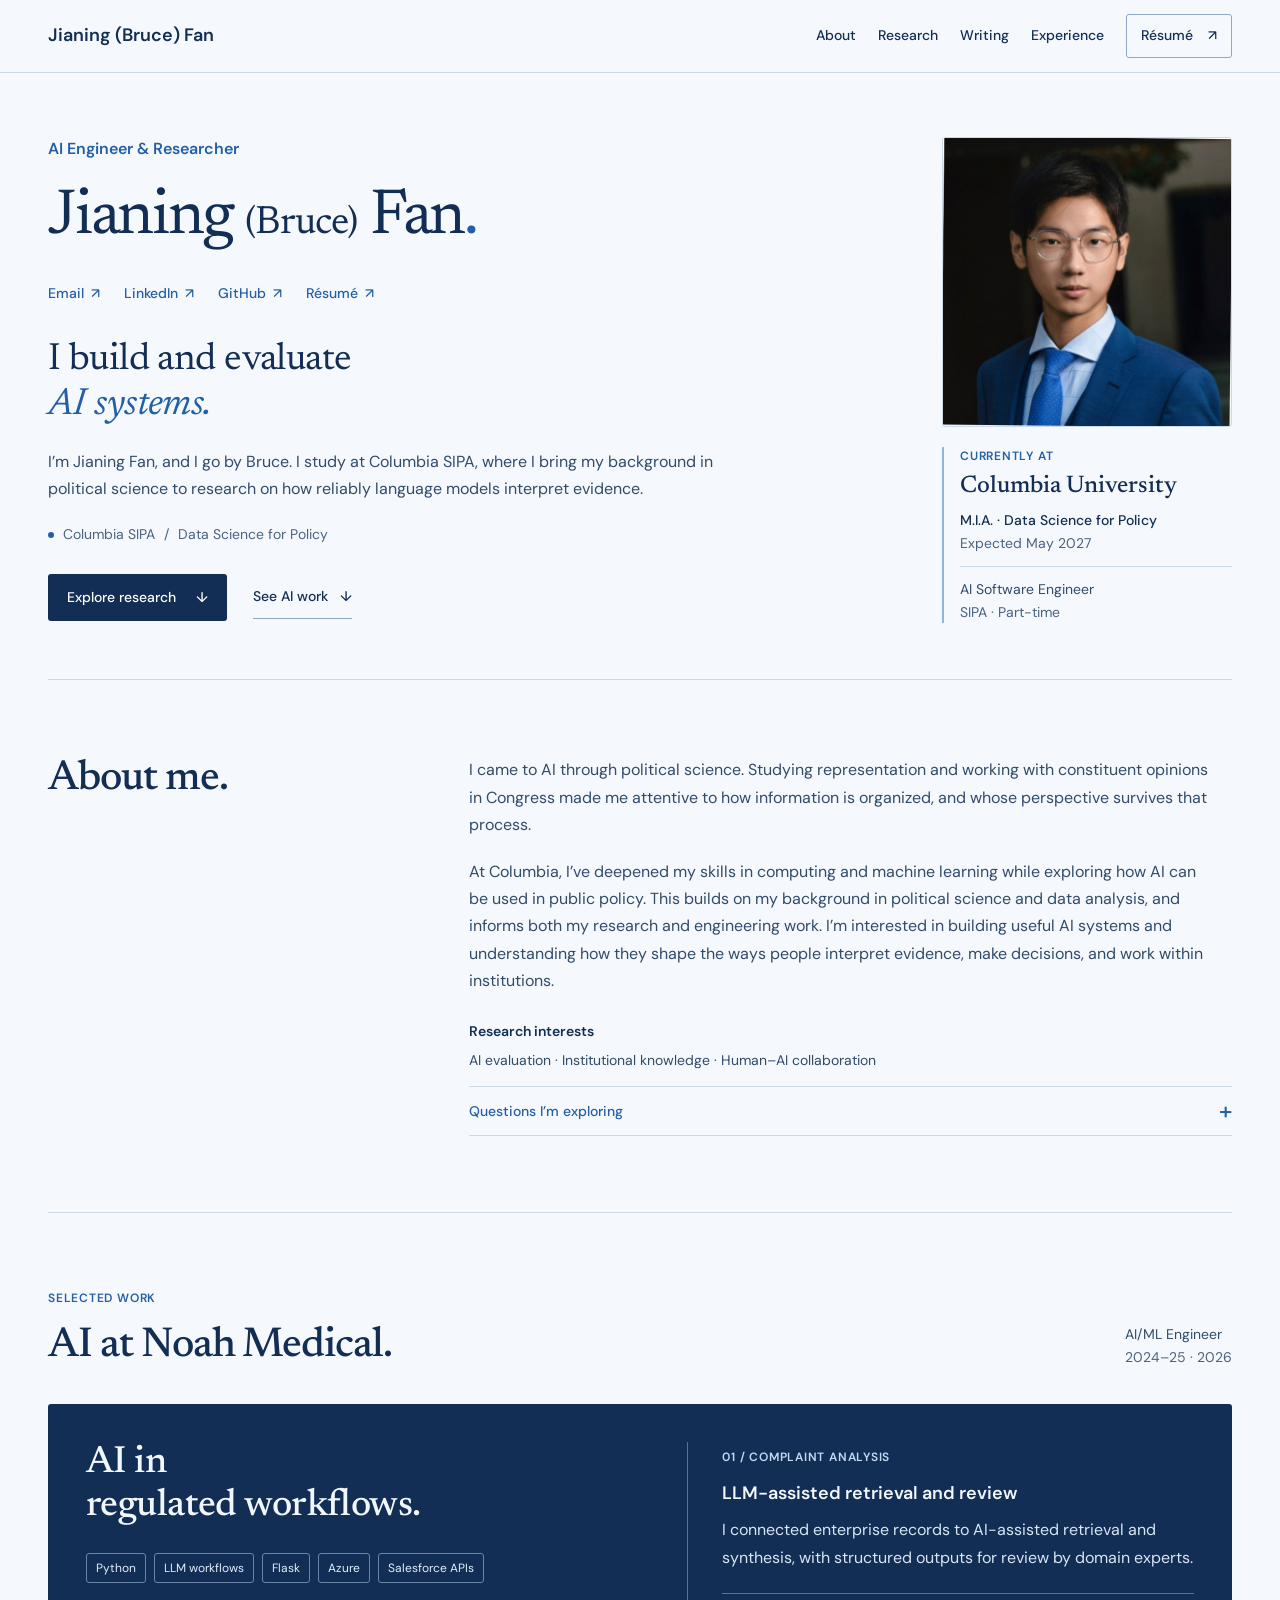
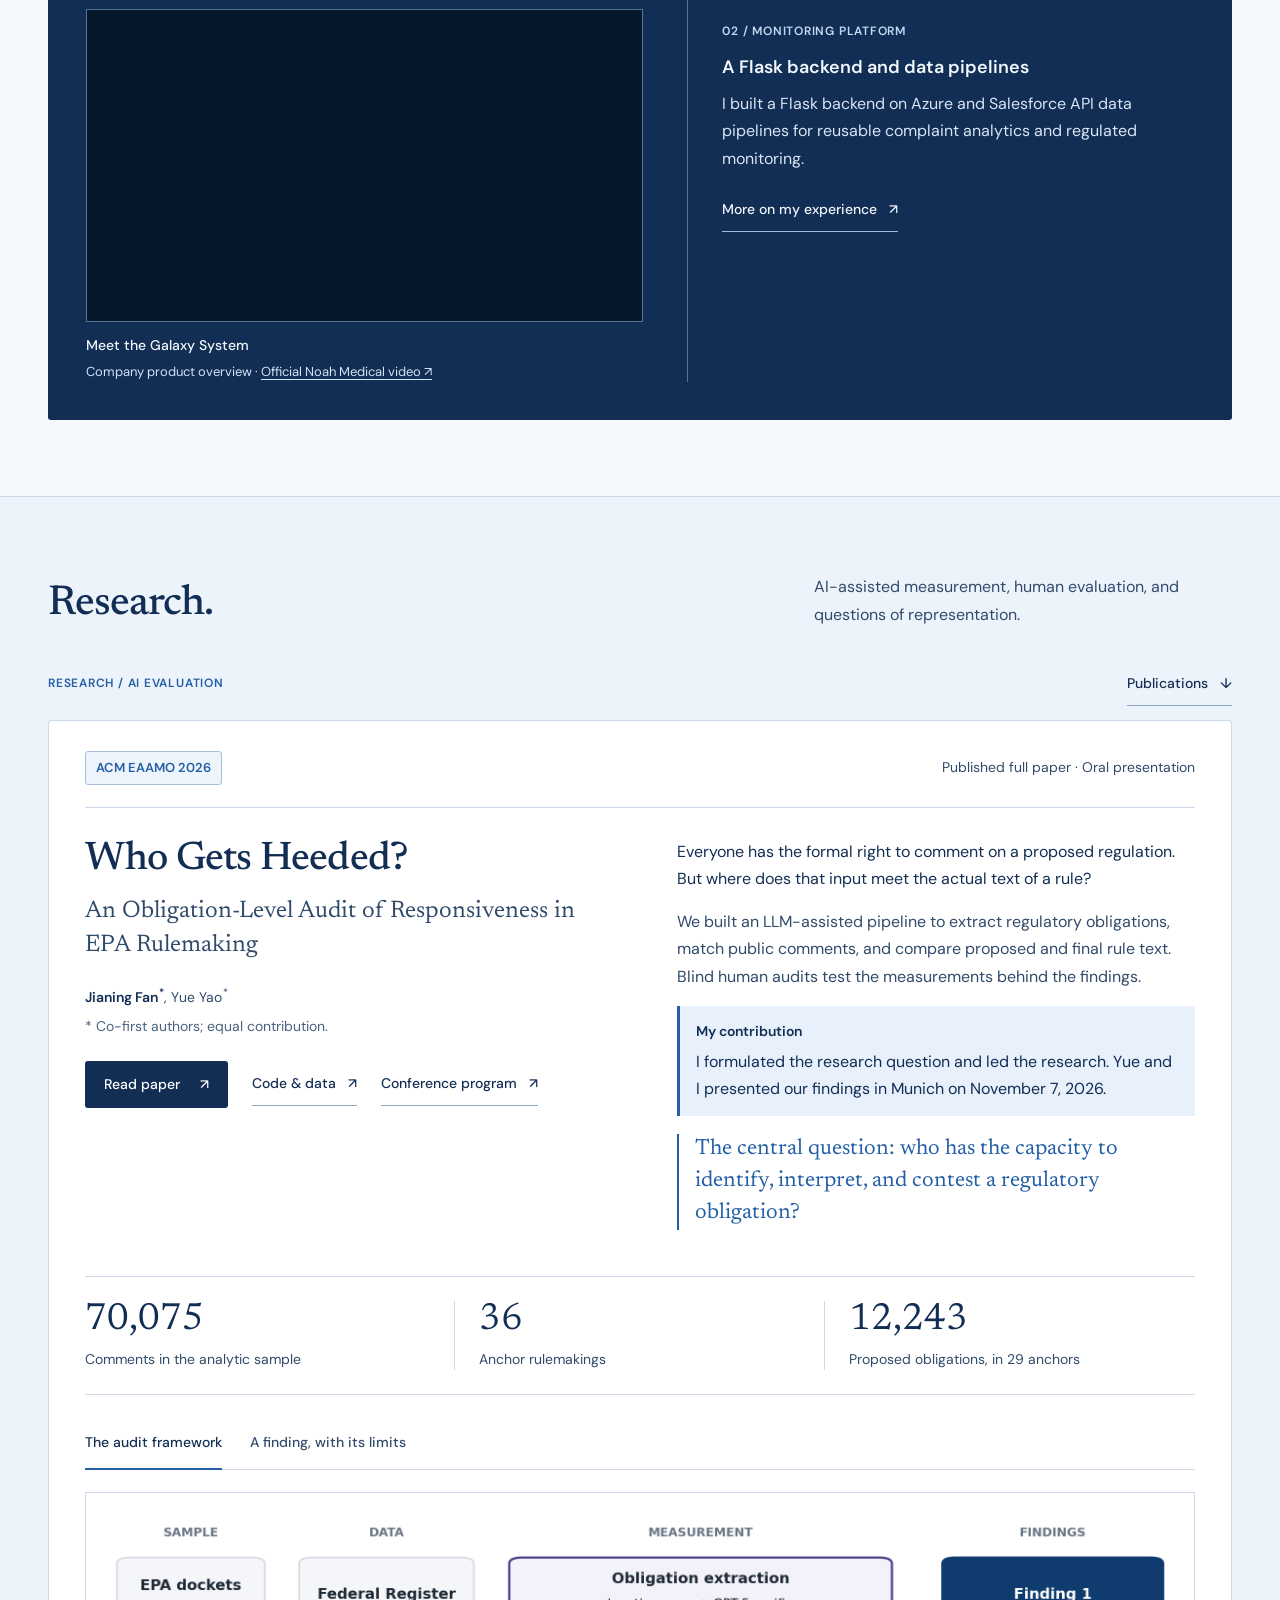
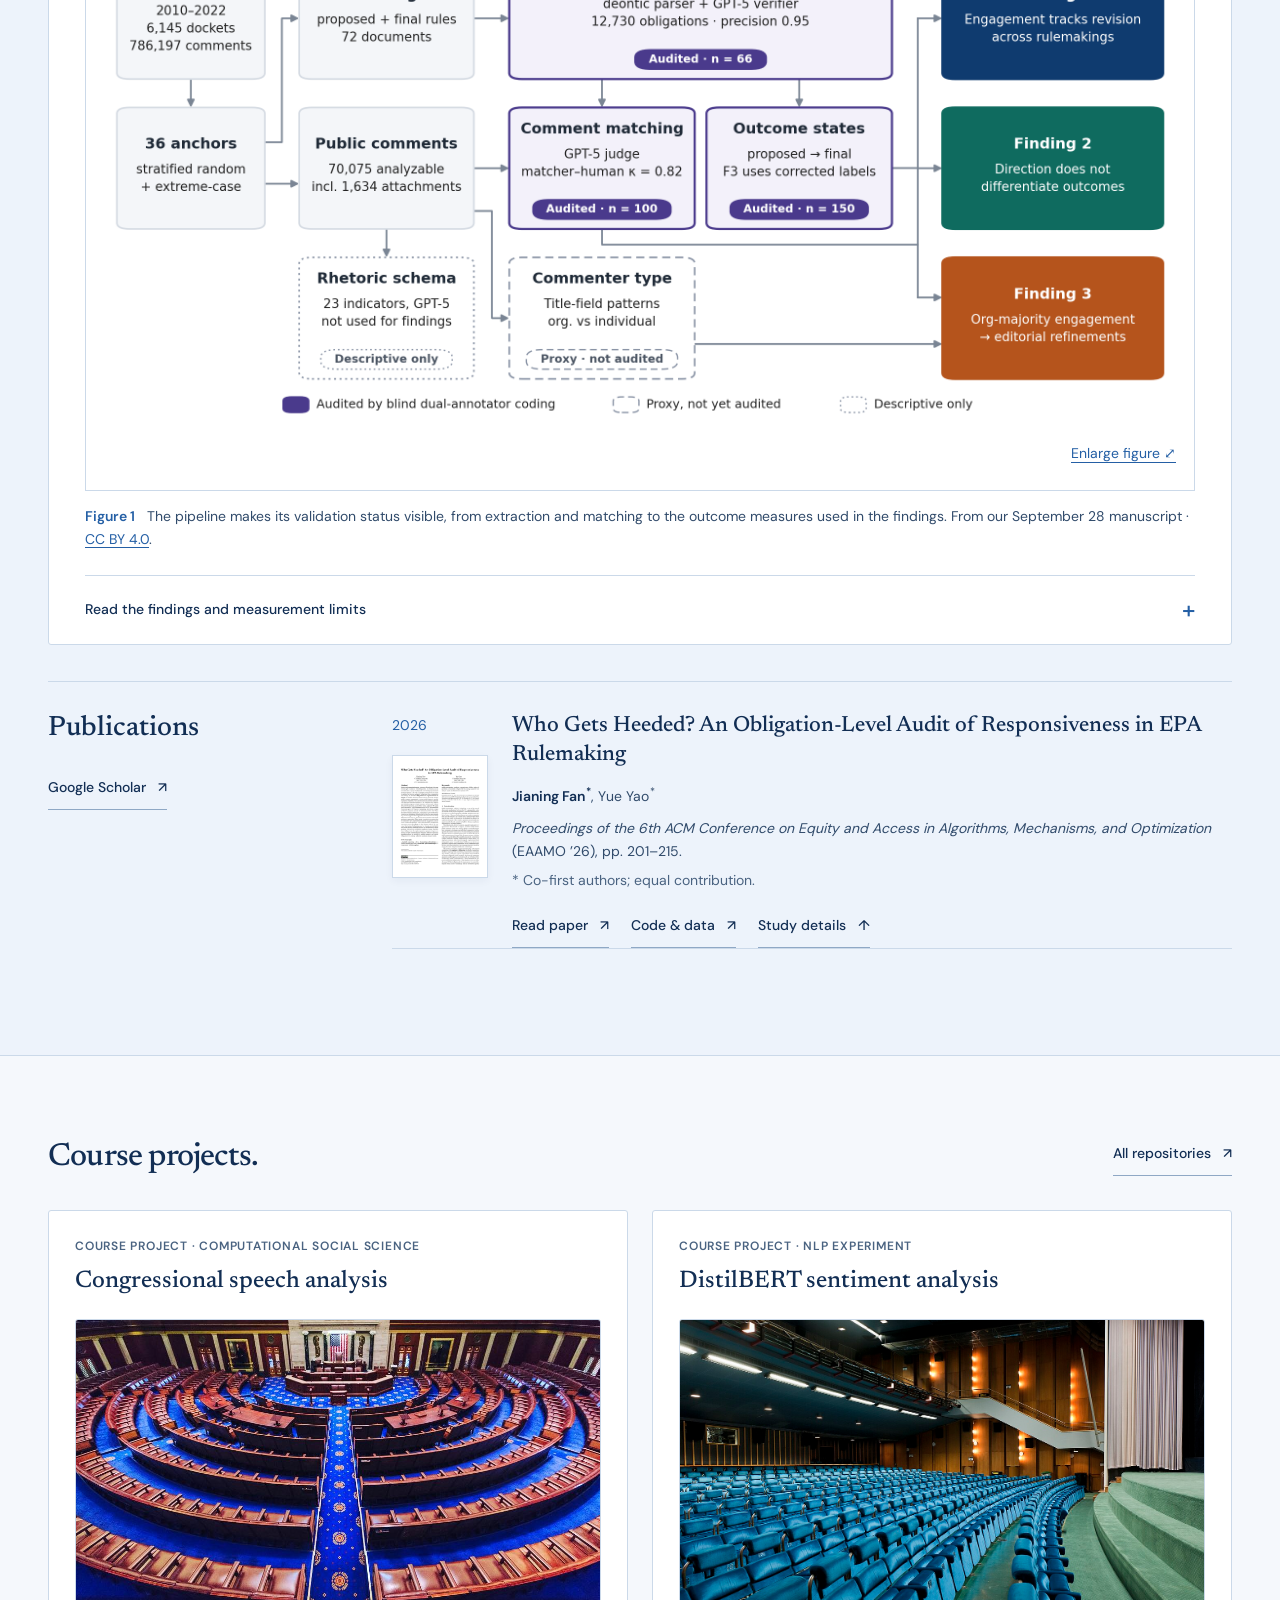
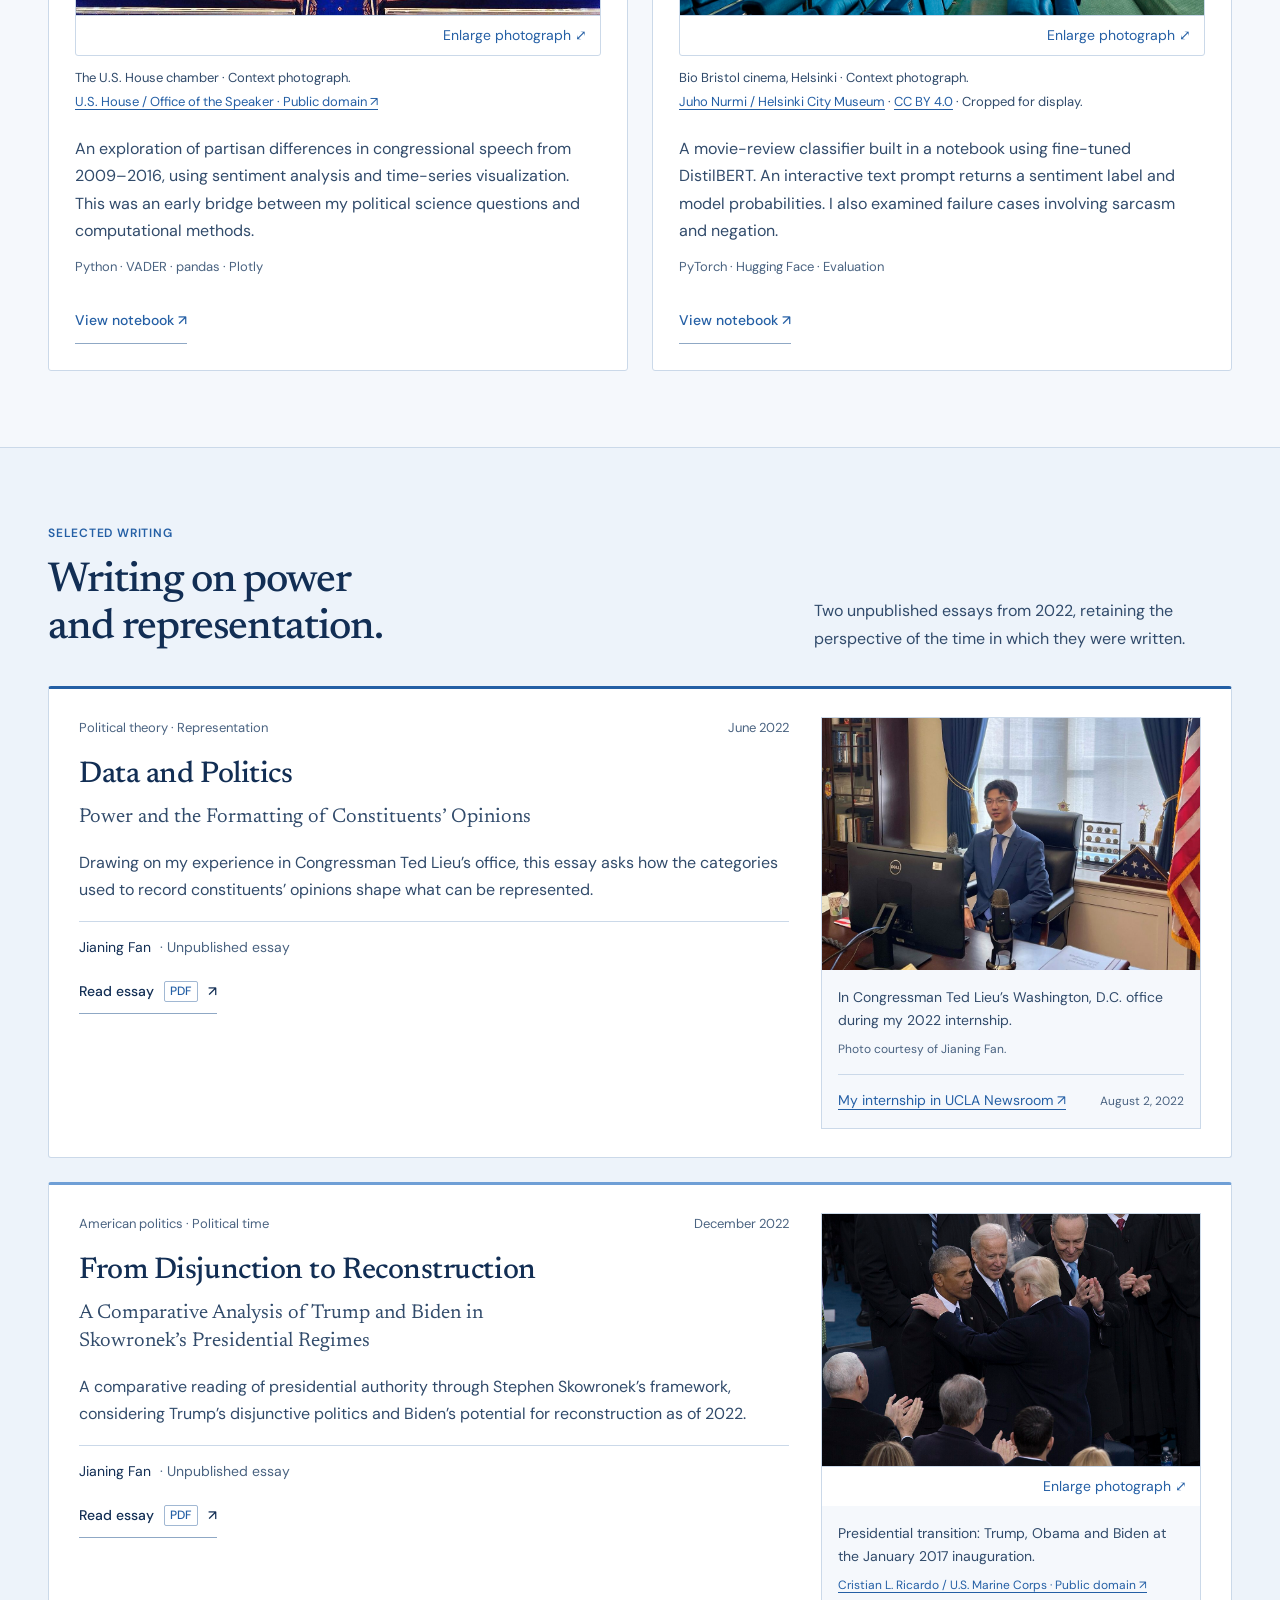
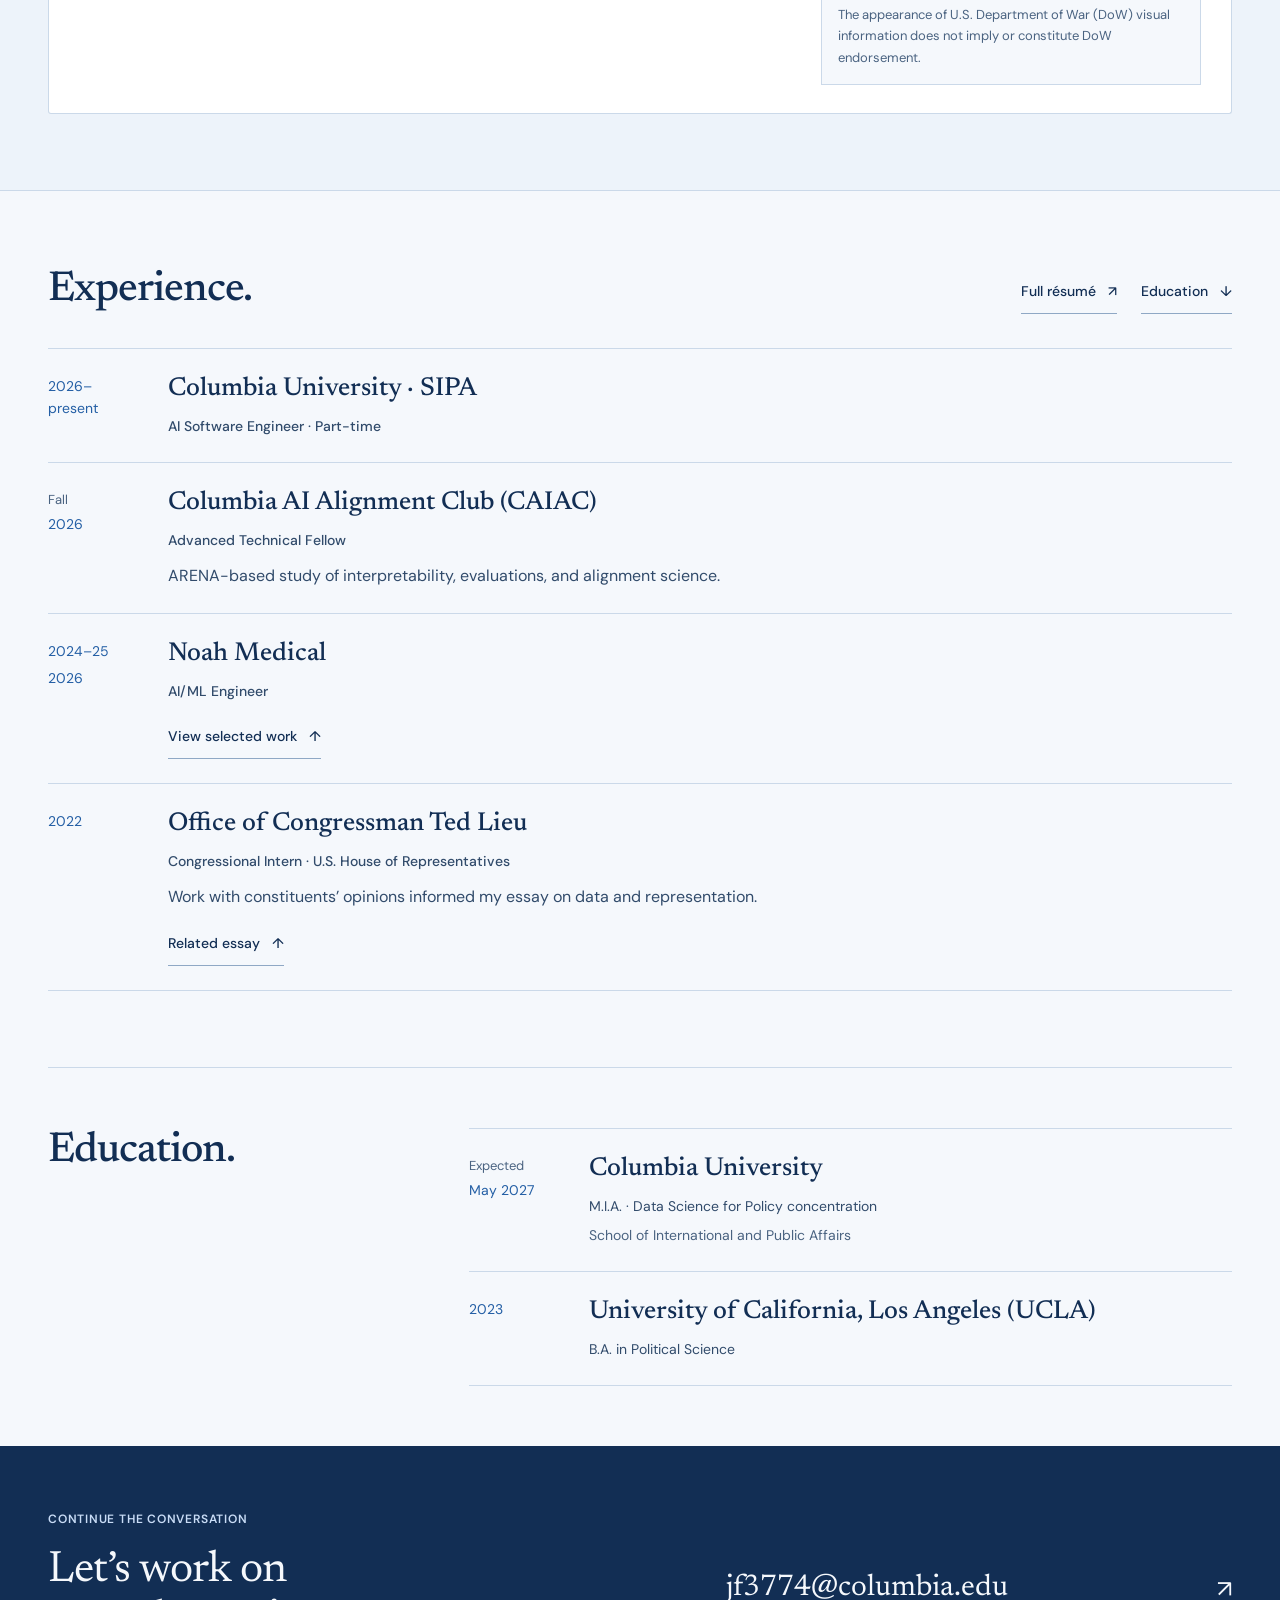
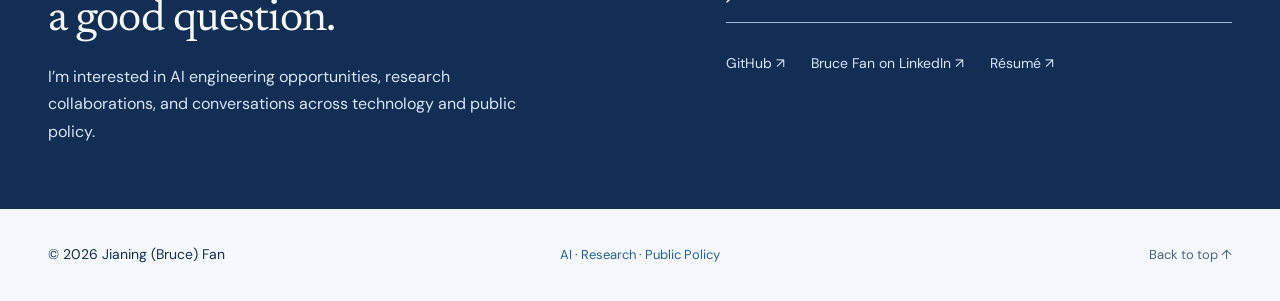
<file: index.html>
<!doctype html>
<html lang="en">
<head>
  <meta charset="utf-8">
  <meta name="viewport" content="width=device-width, initial-scale=1">
  <meta name="theme-color" content="#f5f8fc">
  <meta name="description" content="I’m Jianing Fan, and I go by Bruce. I study at Columbia SIPA, where I bring my background in political science to research on how reliably language models interpret evidence.">
  <meta name="robots" content="index, follow, max-image-preview:large">
  <meta name="author" content="Jianing (Bruce) Fan">
  <meta name="google-site-verification" content="AcnnoqSNNENrwFHtWpP3qABmdTqIFH3rlTODrm093kM">
  <link rel="canonical" href="https://brucefjn.github.io/">
  <meta property="og:site_name" content="Jianing (Bruce) Fan">
  <meta property="og:title" content="Jianing (Bruce) Fan">
  <meta property="og:description" content="I’m Jianing Fan, and I go by Bruce. I study at Columbia SIPA, where I bring my background in political science to research on how reliably language models interpret evidence.">
  <meta property="og:type" content="profile">
  <meta property="og:url" content="https://brucefjn.github.io/">
  <meta property="og:locale" content="en_US">
  <meta property="og:image" content="https://brucefjn.github.io/assets/bruce-jianing-fan-portrait.jpeg">
  <meta property="og:image:type" content="image/jpeg">
  <meta property="og:image:width" content="596">
  <meta property="og:image:height" content="596">
  <meta property="og:image:alt" content="Portrait of Jianing (Bruce) Fan">
  <meta name="twitter:card" content="summary">
  <meta name="twitter:title" content="Jianing (Bruce) Fan">
  <meta name="twitter:description" content="I’m Jianing Fan, and I go by Bruce. I study at Columbia SIPA, where I bring my background in political science to research on how reliably language models interpret evidence.">
  <meta name="twitter:image" content="https://brucefjn.github.io/assets/bruce-jianing-fan-portrait.jpeg">
  <meta name="twitter:image:alt" content="Portrait of Jianing (Bruce) Fan">
  <title>Jianing (Bruce) Fan</title>
  <script type="application/ld+json">
{
  "@context": "https://schema.org",
  "@graph": [
    {
      "@type": "WebSite",
      "@id": "https://brucefjn.github.io/#website",
      "url": "https://brucefjn.github.io/",
      "name": "Jianing (Bruce) Fan",
      "alternateName": [
        "Bruce Fan",
        "Jianing Fan"
      ]
    },
    {
      "@type": "ProfilePage",
      "@id": "https://brucefjn.github.io/#profile",
      "url": "https://brucefjn.github.io/",
      "name": "Jianing (Bruce) Fan",
      "mainEntity": {
        "@type": "Person",
        "@id": "https://brucefjn.github.io/#person",
        "name": "Jianing (Bruce) Fan",
        "alternateName": [
          "Jianing Fan",
          "Bruce Fan"
        ],
        "url": "https://brucefjn.github.io/",
        "image": "https://brucefjn.github.io/assets/bruce-jianing-fan-portrait.jpeg",
        "description": "AI engineer and researcher with a background in political science and public policy.",
        "sameAs": [
          "https://github.com/brucefjn",
          "https://www.linkedin.com/in/brucefjn/",
          "https://scholar.google.com/citations?user=JdwVB8EAAAAJ"
        ]
      },
      "isPartOf": {
        "@id": "https://brucefjn.github.io/#website"
      }
    }
  ]
}
  </script>
  <link rel="icon" href="assets/favicon.svg?v=fan-1" type="image/svg+xml">
  <link rel="stylesheet" href="assets/fonts/fonts.css">
  <link rel="stylesheet" href="styles.css?v=20261019-inline-captions-1">
  <script src="script.js?v=20261019-section-navigation-1" defer></script>
</head>
<body>
  <a class="skip-link" href="#main">Skip to content</a>
  <header class="site-header">
    <div class="nav-wrap container">
      <a class="wordmark" href="#home" aria-label="Jianing (Bruce) Fan, home">Jianing (Bruce) Fan</a>
      <button class="menu-toggle" aria-expanded="false" aria-controls="site-nav"><span>Menu</span><span class="menu-icon" aria-hidden="true"></span></button>
      <nav id="site-nav" aria-label="Main navigation">
        <a href="#about">About</a>
        <a href="#research">Research</a>
        <a href="#writing">Writing</a>
        <a href="#experience">Experience</a>
        <a class="nav-resume" href="assets/bruce-jianing-fan-resume.pdf" target="_blank" rel="noopener">Résumé <span aria-hidden="true">↗</span></a>
      </nav>
    </div>
  </header>

  <main id="main">
    <section class="hero container" id="home" aria-labelledby="name">
      <div class="hero-copy">
        <p class="hero-role">AI Engineer &amp; Researcher</p>
        <h1 id="name">Jianing <span>(Bruce)</span> Fan<span class="name-dot">.</span></h1>
        <div class="hero-socials" aria-label="Contact, profiles, and résumé">
          <a href="mailto:jf3774@columbia.edu">Email <span aria-hidden="true">↗</span></a>
          <a href="https://www.linkedin.com/in/brucefjn/" target="_blank" rel="noopener">LinkedIn <span aria-hidden="true">↗</span></a>
          <a href="https://github.com/brucefjn" target="_blank" rel="noopener">GitHub <span aria-hidden="true">↗</span></a>
          <a href="assets/bruce-jianing-fan-resume.pdf" target="_blank" rel="noopener">Résumé <span aria-hidden="true">↗</span></a>
        </div>
        <p class="hero-statement">I build and evaluate<br><em>AI systems.</em></p>
        <p class="hero-description">I’m Jianing Fan, and I go by Bruce. I study at Columbia SIPA, where I bring my background in political science to research on how reliably language models interpret evidence.</p>
        <p class="hero-location"><span class="location-dot" aria-hidden="true"></span> Columbia SIPA <span aria-hidden="true">/</span> Data Science for Policy</p>
        <div class="hero-current">
          <div class="affiliation-academic">
            <p class="affiliation-degree">M.I.A., Columbia SIPA</p>
            <p>Data Science for Policy</p>
            <p class="affiliation-detail">Expected May 2027</p>
          </div>
          <div class="affiliation-role">
            <p>AI Software Engineer</p>
            <p class="affiliation-detail">SIPA · Part-time</p>
          </div>
        </div>
        <div class="hero-actions">
          <a class="button button-dark" href="#research">Explore research <span aria-hidden="true">↓</span></a>
          <a class="text-link" href="#noah-medical">See AI work <span aria-hidden="true">↓</span></a>
        </div>
      </div>
      <figure class="hero-portrait">
        <img src="assets/bruce-jianing-fan-portrait.jpeg" width="596" height="596" fetchpriority="high" alt="Portrait of Jianing (Bruce) Fan">
        <figcaption>
          <span class="small-label">Currently at</span>
          <strong>Columbia University</strong>
          <div class="affiliation-academic">
            <p class="affiliation-degree">M.I.A. · Data Science for Policy</p>
            <p class="affiliation-detail">Expected May 2027</p>
          </div>
          <div class="affiliation-role">
            <p>AI Software Engineer</p>
            <p class="affiliation-detail">SIPA · Part-time</p>
          </div>
        </figcaption>
      </figure>
    </section>

    <section class="about section container" id="about" aria-labelledby="about-title">
      <div class="section-heading">
        <h2 id="about-title">About me.</h2>
      </div>
      <div class="about-content">
        <p>I came to AI through political science. Studying representation and working with constituent opinions in Congress made me attentive to how information is organized, and whose perspective survives that process.</p>
        <p>At Columbia, I’ve deepened my skills in computing and machine learning while exploring how AI can be used in public policy. This builds on my background in political science and data analysis, and informs both my research and engineering work. I’m interested in building useful AI systems and understanding how they shape the ways people interpret evidence, make decisions, and work within institutions.</p>
        <div class="research-interests" aria-labelledby="questions-title">
          <h3 id="questions-title">Research interests</h3>
          <p class="interest-topics">AI evaluation · Institutional knowledge · Human–AI collaboration</p>
          <details class="interest-details">
            <summary><span>Questions I’m exploring</span><span class="details-sign" aria-hidden="true">+</span></summary>
            <div class="interest-questions">
              <div><h4>How can we tell when an AI system is wrong?</h4><p>A useful evaluation should reveal where a system stops being trustworthy. I’m interested in making failures visible and understanding how they change the conclusions we can responsibly draw.</p></div>
              <div><h4>How does institutional knowledge become a system?</h4><p>Much of how an organization works is unwritten. Turning that knowledge into an AI workflow requires making definitions, evidence standards, and decision boundaries explicit, then checking them with the people who do the work.</p></div>
              <div><h4>What should we delegate to AI?</h4><p>Even when a system can perform a task, deciding what to entrust to it remains a human judgment. I’m interested in the boundary between useful delegation, professional expertise, and responsibility.</p></div>
            </div>
          </details>
        </div>
      </div>
    </section>

    <section class="featured-work section container" id="noah-medical" aria-labelledby="noah-feature-title">
      <span id="work" class="section-alias" aria-hidden="true"></span>
      <span id="engineering" class="section-alias" aria-hidden="true"></span>
      <div class="section-intro">
        <div><p class="eyebrow">Selected work</p><h2 id="noah-feature-title">AI at Noah Medical.</h2></div>
        <p class="featured-role">AI/ML Engineer <span>2024–25 · 2026</span></p>
      </div>
      <article class="work-case" aria-labelledby="noah-title">
          <div class="noah-feature">
            <div class="noah-main">
              <h3 class="work-title" id="noah-title">AI in<br>regulated workflows.</h3>
              <div class="technology-list" aria-label="Selected technologies"><span>Python</span><span>LLM workflows</span><span>Flask</span><span>Azure</span><span>Salesforce APIs</span></div>
              <figure class="noah-product">
                <div class="video-frame"><iframe src="https://www.youtube-nocookie.com/embed/W-xrZeI-FYw" title="Noah Medical: The Galaxy System — The Next Dimension in Bronchoscopy" width="560" height="315" loading="eager" referrerpolicy="strict-origin-when-cross-origin" allow="accelerometer; autoplay; clipboard-write; encrypted-media; gyroscope; picture-in-picture; web-share" allowfullscreen></iframe></div>
                <figcaption><strong>Meet the Galaxy System</strong><span>Company product overview · <a href="https://www.youtube.com/watch?v=W-xrZeI-FYw" target="_blank" rel="noopener">Official Noah Medical video ↗</a></span></figcaption>
              </figure>
            </div>
            <div class="noah-projects">
              <div><span class="small-label">01 / Complaint analysis</span><h4>LLM-assisted retrieval and review</h4><p>I connected enterprise records to AI-assisted retrieval and synthesis, with structured outputs for review by domain experts.</p></div>
              <div><span class="small-label">02 / Monitoring platform</span><h4>A Flask backend and data pipelines</h4><p>I built a Flask backend on Azure and Salesforce API data pipelines for reusable complaint analytics and regulated monitoring.</p></div>
              <a href="assets/bruce-jianing-fan-resume.pdf" class="text-link light-link" target="_blank" rel="noopener">More on my experience <span aria-hidden="true">↗</span></a>
            </div>
          </div>
      </article>
    </section>

    <section class="research-section section" id="research" aria-labelledby="research-title">
      <div class="container">
        <div class="section-intro">
          <div><h2 id="research-title">Research.</h2></div>
          <p>AI-assisted measurement, human evaluation, and questions of representation.</p>
        </div>
        <article class="work-case research-case" id="epa-study" aria-labelledby="epa-title">
          <div class="case-heading"><p class="eyebrow">Research / AI evaluation</p><a class="text-link" href="#publications">Publications <span aria-hidden="true">↓</span></a></div>
        <div class="research-paper">
          <div class="paper-topline"><span class="venue">ACM EAAMO 2026</span><span>Published full paper · Oral presentation</span></div>
          <div class="paper-summary">
            <div>
              <h3 id="epa-title">Who Gets Heeded?</h3>
              <p class="paper-subtitle">An Obligation-Level Audit of Responsiveness in EPA Rulemaking</p>
              <p class="authors"><strong>Jianing Fan<sup>*</sup></strong>, Yue Yao<sup>*</sup></p>
              <p class="author-note">* Co-first authors; equal contribution.</p>
              <div class="paper-links">
                <a class="button button-dark" href="https://arxiv.org/abs/2608.10329" target="_blank" rel="noopener">Read paper <span aria-hidden="true">↗</span></a>
                <a class="text-link" href="https://github.com/brucefjn/who-gets-heeded" target="_blank" rel="noopener">Code &amp; data <span aria-hidden="true">↗</span></a>
                <a class="text-link" href="https://conference2026.eaamo.org/program/paper_session/#who-gets-heeded-an-obligation-level-audit-of-responsiveness-in-epa-rulemaking" target="_blank" rel="noopener">Conference program <span aria-hidden="true">↗</span></a>
              </div>
            </div>
            <div class="paper-description">
              <p>Everyone has the formal right to comment on a proposed regulation. But where does that input meet the actual text of a rule?</p>
              <p>We built an LLM-assisted pipeline to extract regulatory obligations, match public comments, and compare proposed and final rule text. Blind human audits test the measurements behind the findings.</p>
              <p class="contribution-note"><strong>My contribution</strong>I formulated the research question and led the research. Yue and I presented our findings in Munich on <time datetime="2026-11-07">November 7, 2026</time>.</p>
              <p class="paper-question">The central question: who has the capacity to identify, interpret, and contest a regulatory obligation?</p>
            </div>
          </div>
          <dl class="research-stats">
            <div><dt>Comments in the analytic sample</dt><dd>70,075</dd></div>
            <div><dt>Anchor rulemakings</dt><dd>36</dd></div>
            <div><dt>Proposed obligations, in 29 anchors</dt><dd>12,243</dd></div>
          </dl>
          <div class="figure-explorer">
            <div class="figure-tabs" role="tablist" aria-label="Explore research figures">
              <button id="tab-framework" role="tab" aria-selected="true" aria-controls="panel-framework" tabindex="0">The audit framework</button>
              <button id="tab-finding" role="tab" aria-selected="false" aria-controls="panel-finding" tabindex="-1">A finding, with its limits</button>
            </div>
            <div class="figure-panel" id="panel-framework" role="tabpanel" aria-labelledby="tab-framework">
              <button class="figure-button zoom-trigger" data-image="assets/epa-framework.png" data-caption="Figure 1. Obligation-level responsiveness audit framework, reproduced from the September 28 manuscript. Jianing Fan and Yue Yao, 2026." aria-label="Enlarge the obligation-level audit framework">
                <img src="assets/epa-framework.png" width="2200" height="1060" loading="lazy" alt="EPA dockets and comments feed an obligation-level audit: regulatory obligation extraction, comment matching, and outcome classification are audited; commenter type remains an unaudited proxy.">
                <span class="figure-enlarge" aria-hidden="true">Enlarge figure ⤢</span>
              </button>
              <p class="figure-caption"><span>Figure 1</span> The pipeline makes its validation status visible, from extraction and matching to the outcome measures used in the findings. From our September 28 manuscript · <a href="https://creativecommons.org/licenses/by/4.0/" target="_blank" rel="noopener">CC BY 4.0</a>.</p>
            </div>
            <div class="figure-panel finding-panel" id="panel-finding" role="tabpanel" aria-labelledby="tab-finding" hidden>
              <button class="figure-button zoom-trigger" data-image="assets/epa-engagement.png" data-caption="Figure 2, upper panel. Engagement and rule-text revision, reproduced from the September 28 manuscript. Jianing Fan and Yue Yao, 2026." aria-label="Enlarge engagement and rule-text revision chart">
                <img src="assets/epa-engagement.png" width="1040" height="780" loading="lazy" alt="High-engagement obligations have a pooled revision rate of 69.0 percent, versus 51.5 percent for less-addressed obligations. The within-rulemaking odds ratio is 1.54 with a 95 percent confidence interval of 0.83 to 2.87.">
                <span class="figure-enlarge" aria-hidden="true">Enlarge figure ⤢</span>
              </button>
              <div class="finding-note"><span class="small-label">Reading the result</span><h4>Engagement accompanies revision.<br>That does not establish influence.</h4><p>The pooled revision rate is higher for obligations addressed by at least five commenters. Once comparisons are made within rulemakings, the estimate is statistically inconclusive.</p><p>This is descriptive evidence, not a causal claim about whose comments changed a rule.</p><p class="figure-caption"><span>Figure 2, upper panel</span> From our September 28 manuscript · <a href="https://creativecommons.org/licenses/by/4.0/" target="_blank" rel="noopener">CC BY 4.0</a>.</p></div>
            </div>
          </div>
          <details class="research-details">
            <summary><span>Read the findings and measurement limits</span><span class="details-sign" aria-hidden="true">+</span></summary>
            <div class="findings-grid">
              <div><span class="small-label">What we find</span><h4>Participation is more than access.</h4><p>Greater engagement co-occurs with more revision across rulemakings. Supporting versus opposing comments do not clearly differentiate outcomes. Under a heuristic classification of commenter type, organizational-majority engagement is more common among editorially refined obligations than substantively modified ones.</p></div>
              <div><span class="small-label">What needs care</span><h4>The measurement is part of the result.</h4><p>A blind audit exposed low classifier–human agreement (κ = .137) when distinguishing editorial from substantive change. We recomputed the relevant finding with human-adjudicated labels. The commenter-type proxy remains unaudited, and within-rulemaking associations remain inconclusive.</p></div>
            </div>
          </details>
        </div>
        </article>
        <section class="research-publications" id="publications" aria-labelledby="publications-title">
      <div class="section-heading">
        <h3 id="publications-title">Publications</h3>
        <a class="text-link" href="https://scholar.google.com/citations?user=JdwVB8EAAAAJ" target="_blank" rel="noopener">Google Scholar <span aria-hidden="true">↗</span></a>
      </div>
      <ol class="academic-records" aria-label="Publication list">
        <li class="academic-record" id="publication-epa">
          <div class="record-date"><time datetime="2026">2026</time><a class="publication-preview" href="https://arxiv.org/abs/2608.10329" target="_blank" rel="noopener" aria-label="Read Who Gets Heeded on arXiv"><img src="assets/eaamo-paper-preview.png" width="541" height="700" loading="lazy" decoding="async" alt="First page of Who Gets Heeded? by Jianing Fan and Yue Yao."></a></div>
          <div class="record-content">
            <h4><a href="https://doi.org/10.1145/3846167.3848608" target="_blank" rel="noopener">Who Gets Heeded? An Obligation-Level Audit of Responsiveness in EPA Rulemaking</a></h4>
            <p class="record-authors"><strong>Jianing Fan<sup>*</sup></strong>, Yue Yao<sup>*</sup></p>
            <p class="record-venue"><cite>Proceedings of the 6th ACM Conference on Equity and Access in Algorithms, Mechanisms, and Optimization</cite> (EAAMO ’26), pp. 201–215.</p>
            <p class="record-note">* Co-first authors; equal contribution.</p>
            <div class="record-links">
              <a class="text-link" href="https://arxiv.org/abs/2608.10329" target="_blank" rel="noopener">Read paper <span aria-hidden="true">↗</span></a>
              <a class="text-link" href="https://github.com/brucefjn/who-gets-heeded" target="_blank" rel="noopener">Code &amp; data <span aria-hidden="true">↗</span></a>
              <a class="text-link" href="#epa-study">Study details <span aria-hidden="true">↑</span></a>
            </div>
          </div>
        </li>
      </ol>
    </section>

      </div>
    </section>

    <section class="course-projects section container" id="course-projects" aria-labelledby="course-projects-title">
      <div class="section-intro">
        <div><h2 id="course-projects-title">Course projects.</h2></div>
        <a class="text-link" href="https://github.com/brucefjn" target="_blank" rel="noopener">All repositories <span aria-hidden="true">↗</span></a>
      </div>
      <div class="project-grid">
        <article class="project-row" id="congressional-speech">
          <div class="project-title"><p class="small-label">Course project · Computational social science</p><h3>Congressional speech analysis</h3></div>
          <figure class="project-media">
            <button class="project-image-button zoom-trigger" data-image="assets/us-house-chamber.jpg" data-title="U.S. House chamber" data-caption="Context photograph of the U.S. House chamber, February 2017. U.S. House of Representatives / Office of the Speaker. Public domain; sourced from Wikimedia Commons. This is not a project result." aria-label="Enlarge the U.S. House chamber photograph">
              <img src="assets/us-house-chamber.jpg" width="1080" height="566" loading="lazy" decoding="async" alt="The empty U.S. House chamber, with curved rows of desks around its blue-carpeted floor and central rostrum.">
              <span class="media-enlarge">Enlarge photograph <span aria-hidden="true">⤢</span></span>
            </button>
            <figcaption>The U.S. House chamber · Context photograph.<a href="https://commons.wikimedia.org/wiki/File:United_States_House_of_Representatives_chamber.jpg" target="_blank" rel="noopener">U.S. House / Office of the Speaker · Public domain ↗</a></figcaption>
          </figure>
          <div class="project-description"><p>An exploration of partisan differences in congressional speech from 2009–2016, using sentiment analysis and time-series visualization. This was an early bridge between my political science questions and computational methods.</p><span class="tool-note">Python · VADER · pandas · Plotly</span></div>
          <a class="project-link" href="https://github.com/brucefjn/Python_For_Public_Policy_Final_Project" target="_blank" rel="noopener" aria-label="View congressional speech analysis notebook on GitHub"><span>View notebook</span> ↗</a>
        </article>
        <article class="project-row" id="distilbert-sentiment">
          <div class="project-title"><p class="small-label">Course project · NLP experiment</p><h3>DistilBERT sentiment analysis</h3></div>
          <figure class="project-media">
            <button class="project-image-button zoom-trigger" data-image="assets/bio-bristol-cinema-juho-nurmi.jpg" data-title="Cinema and movie-review sentiment" data-caption="Bio Bristol cinema, Helsinki, photographed by Juho Nurmi on October 18, 2010. Helsinki City Museum, accession G27181. CC BY 4.0. A context photograph for the movie-review classification project; thumbnail framing is cropped to fit the layout." aria-label="Enlarge the cinema photograph">
              <img src="assets/bio-bristol-cinema-juho-nurmi.jpg" width="1280" height="853" loading="lazy" decoding="async" alt="Rows of blue seats facing the curtained screen in the empty Bio Bristol cinema in Helsinki.">
              <span class="media-enlarge">Enlarge photograph <span aria-hidden="true">⤢</span></span>
            </button>
            <figcaption>Bio Bristol cinema, Helsinki · Context photograph.<span class="media-attribution"><a href="https://commons.wikimedia.org/wiki/File:Bio_Bristol_cinema_in_Kluuvi,_Helsinki,_Finland,_2010_-_02.jpg" target="_blank" rel="noopener">Juho Nurmi / Helsinki City Museum</a> · <a href="https://creativecommons.org/licenses/by/4.0/" target="_blank" rel="noopener">CC BY 4.0</a> · Cropped for display.</span></figcaption>
          </figure>
          <div class="project-description"><p>A movie-review classifier built in a notebook using fine-tuned DistilBERT. An interactive text prompt returns a sentiment label and model probabilities. I also examined failure cases involving sarcasm and negation.</p><span class="tool-note">PyTorch · Hugging Face · Evaluation</span></div>
          <a class="project-link" href="https://github.com/brucefjn/ML-Sentiment-Analysis-" target="_blank" rel="noopener" aria-label="View transformer sentiment analysis notebook on GitHub"><span>View notebook</span> ↗</a>
        </article>
      </div>
    </section>

    <section class="writing-section" id="writing" aria-labelledby="writing-title">
      <div class="section container">
        <div class="section-intro">
          <div><p class="eyebrow">Selected writing</p><h2 id="writing-title">Writing on power<br>and representation.</h2></div>
          <p>Two unpublished essays from 2022, retaining the perspective of the time in which they were written.</p>
        </div>
        <div class="writing-list">
          <article class="writing-card writing-feature" aria-labelledby="data-politics-title">
            <div class="writing-main">
              <div class="writing-top"><span>Political theory · Representation</span><time datetime="2022-06">June 2022</time></div>
              <h3 id="data-politics-title">Data and Politics</h3>
              <p class="writing-subtitle">Power and the Formatting of Constituents’ Opinions</p>
              <p class="writing-description">Drawing on my experience in Congressman Ted Lieu’s office, this essay asks how the categories used to record constituents’ opinions shape what can be represented.</p>
              <p class="writing-author">Jianing Fan <span>· Unpublished essay</span></p>
              <a class="text-link" href="assets/data-and-politics-2022.pdf" target="_blank" rel="noopener">Read essay <span class="file-type">PDF</span> <span aria-hidden="true">↗</span></a>
            </div>
            <figure class="writing-context">
              <img src="assets/washington-internship-2022.jpg" width="1170" height="780" loading="lazy" decoding="async" alt="Jianing (Bruce) Fan seated at a desk in Congressman Ted Lieu’s Washington, D.C. office during his 2022 internship.">
              <figcaption>
                <p>In Congressman Ted Lieu’s Washington, D.C. office during my 2022 internship.</p>
                <p class="photo-credit">Photo courtesy of Jianing Fan.</p>
                <a class="context-link" href="https://newsroom.ucla.edu/stories/ucla-washington-dc-program-revamped" target="_blank" rel="noopener"><span>My internship in UCLA Newsroom <span aria-hidden="true">↗</span></span><span class="context-date">August 2, 2022</span></a>
              </figcaption>
            </figure>
          </article>
          <article class="writing-card writing-feature" id="presidential-essay" aria-labelledby="presidential-regimes-title">
            <div class="writing-main">
              <div class="writing-top"><span>American politics · Political time</span><time datetime="2022-12">December 2022</time></div>
              <h3 id="presidential-regimes-title">From Disjunction to Reconstruction</h3>
              <p class="writing-subtitle">A Comparative Analysis of Trump and Biden in Skowronek’s Presidential Regimes</p>
              <p class="writing-description">A comparative reading of presidential authority through Stephen Skowronek’s framework, considering Trump’s disjunctive politics and Biden’s potential for reconstruction as of 2022.</p>
              <p class="writing-author">Jianing Fan <span>· Unpublished essay</span></p>
              <a class="text-link" href="assets/disjunction-and-reconstruction-2022.pdf" target="_blank" rel="noopener">Read essay <span class="file-type">PDF</span> <span aria-hidden="true">↗</span></a>
            </div>
            <figure class="writing-context">
              <button class="project-image-button zoom-trigger" data-image="assets/presidential-transition-2017.jpg" data-title="Presidential transition · January 2017" data-caption="Donald Trump greets Barack Obama, with Joe Biden behind them, at the January 20, 2017 inauguration. Photograph by U.S. Marine Corps Lance Cpl. Cristian L. Ricardo. Public domain. Historical context for the essay." aria-label="Enlarge the presidential inauguration photograph">
                <img src="assets/presidential-transition-2017.jpg" width="1280" height="854" loading="lazy" decoding="async" alt="Donald Trump greets Barack Obama as Joe Biden stands behind them at the January 2017 presidential inauguration.">
                <span class="media-enlarge">Enlarge photograph <span aria-hidden="true">⤢</span></span>
              </button>
              <figcaption>
                <p>Presidential transition: Trump, Obama and Biden at the January 2017 inauguration.</p>
                <p class="photo-credit"><a href="https://www.dvidshub.net/image/3110898/58th-presidential-inaugural-ceremony" target="_blank" rel="noopener">Cristian L. Ricardo / U.S. Marine Corps · Public domain ↗</a></p>
                <p class="photo-notice">The appearance of U.S. Department of War (DoW) visual information does not imply or constitute DoW endorsement.</p>
              </figcaption>
            </figure>
          </article>
        </div>
      </div>
    </section>

    <section class="experience-section section container" id="experience" aria-labelledby="experience-title">
      <div class="section-intro experience-heading">
        <div><h2 id="experience-title">Experience.</h2></div>
        <div class="background-links"><a class="text-link" href="assets/bruce-jianing-fan-resume.pdf" target="_blank" rel="noopener">Full résumé <span aria-hidden="true">↗</span></a><a class="text-link" href="#education">Education <span aria-hidden="true">↓</span></a></div>
      </div>
      <ol class="academic-records" aria-label="Experience list">
        <li class="academic-record">
          <div class="record-date"><time datetime="2026">2026</time>–<br>present</div>
          <div class="record-content">
            <h3>Columbia University · SIPA</h3>
            <p class="record-role">AI Software Engineer · Part-time</p>
          </div>
        </li>
        <li class="academic-record">
          <div class="record-date"><span>Fall</span><time datetime="2026">2026</time></div>
          <div class="record-content">
            <h3><a href="https://www.cualignment.org/get_involved/advanced-technical-fellowship" target="_blank" rel="noopener">Columbia AI Alignment Club (CAIAC)</a></h3>
            <p class="record-role">Advanced Technical Fellow</p>
            <p class="record-summary">ARENA-based study of interpretability, evaluations, and alignment science.</p>
          </div>
        </li>
        <li class="academic-record" id="noah-experience">
          <div class="record-date">2024–25<br><span class="date-period">2026</span></div>
          <div class="record-content">
            <h3>Noah Medical</h3>
            <p class="record-role">AI/ML Engineer</p>
            <div class="record-links"><a class="text-link" href="#noah-medical">View selected work <span aria-hidden="true">↑</span></a></div>
          </div>
        </li>
        <li class="academic-record">
          <div class="record-date"><time datetime="2022">2022</time></div>
          <div class="record-content">
            <h3>Office of Congressman Ted Lieu</h3>
            <p class="record-role">Congressional Intern · U.S. House of Representatives</p>
            <p class="record-summary">Work with constituents’ opinions informed my essay on data and representation.</p>
            <div class="record-links"><a class="text-link" href="#data-politics-title">Related essay <span aria-hidden="true">↑</span></a></div>
          </div>
        </li>
      </ol>
    </section>

    <section class="academic-list-section section container" id="education" aria-labelledby="education-title">
      <div class="section-heading">
        <h2 id="education-title">Education.</h2>
      </div>
      <ol class="academic-records" aria-label="Education list">
        <li class="academic-record">
          <div class="record-date"><span>Expected</span><time datetime="2027-05">May 2027</time></div>
          <div class="record-content">
            <h3>Columbia University</h3>
            <p class="record-degree">M.I.A. · Data Science for Policy concentration</p>
            <p class="record-note">School of International and Public Affairs</p>
          </div>
        </li>
        <li class="academic-record">
          <div class="record-date"><time datetime="2023">2023</time></div>
          <div class="record-content">
            <h3>University of California, Los Angeles <span class="institution-short">(UCLA)</span></h3>
            <p class="record-degree">B.A. in Political Science</p>
          </div>
        </li>
      </ol>
    </section>

    <section class="contact" id="contact" aria-labelledby="contact-title">
      <div class="container contact-inner">
        <div><p class="eyebrow">Continue the conversation</p><h2 id="contact-title">Let’s work on<br>a good question.</h2><p>I’m interested in AI engineering opportunities, research collaborations, and conversations across technology and public policy.</p></div>
        <div class="contact-links"><a class="email-link" href="mailto:jf3774@columbia.edu">jf3774@columbia.edu <span aria-hidden="true">↗</span></a><div><a href="https://github.com/brucefjn" target="_blank" rel="noopener">GitHub ↗</a><a href="https://www.linkedin.com/in/brucefjn/" target="_blank" rel="noopener">Bruce Fan on LinkedIn ↗</a><a href="assets/bruce-jianing-fan-resume.pdf" target="_blank" rel="noopener">Résumé ↗</a></div></div>
      </div>
    </section>
  </main>
  <footer class="site-footer container"><span class="footer-identity">© 2026 Jianing (Bruce) Fan</span><span class="footer-theme">AI · Research · Public Policy</span><a href="#home">Back to top ↑</a></footer>
  <dialog class="figure-dialog" id="figure-dialog" aria-labelledby="dialog-title">
    <div class="dialog-bar"><p id="dialog-title">Research figure</p><button id="close-dialog" aria-label="Close enlarged figure">Close <span aria-hidden="true">×</span></button></div>
    <p class="dialog-help" id="dialog-help">Scroll sideways to read the full figure.</p>
    <div class="dialog-image-wrap" tabindex="0" role="region" aria-label="Enlarged research figure" aria-describedby="dialog-help"><img id="dialog-image" src="assets/epa-framework.png" alt=""></div>
    <p id="dialog-caption"></p>
  </dialog>
</body>
</html>
</file>
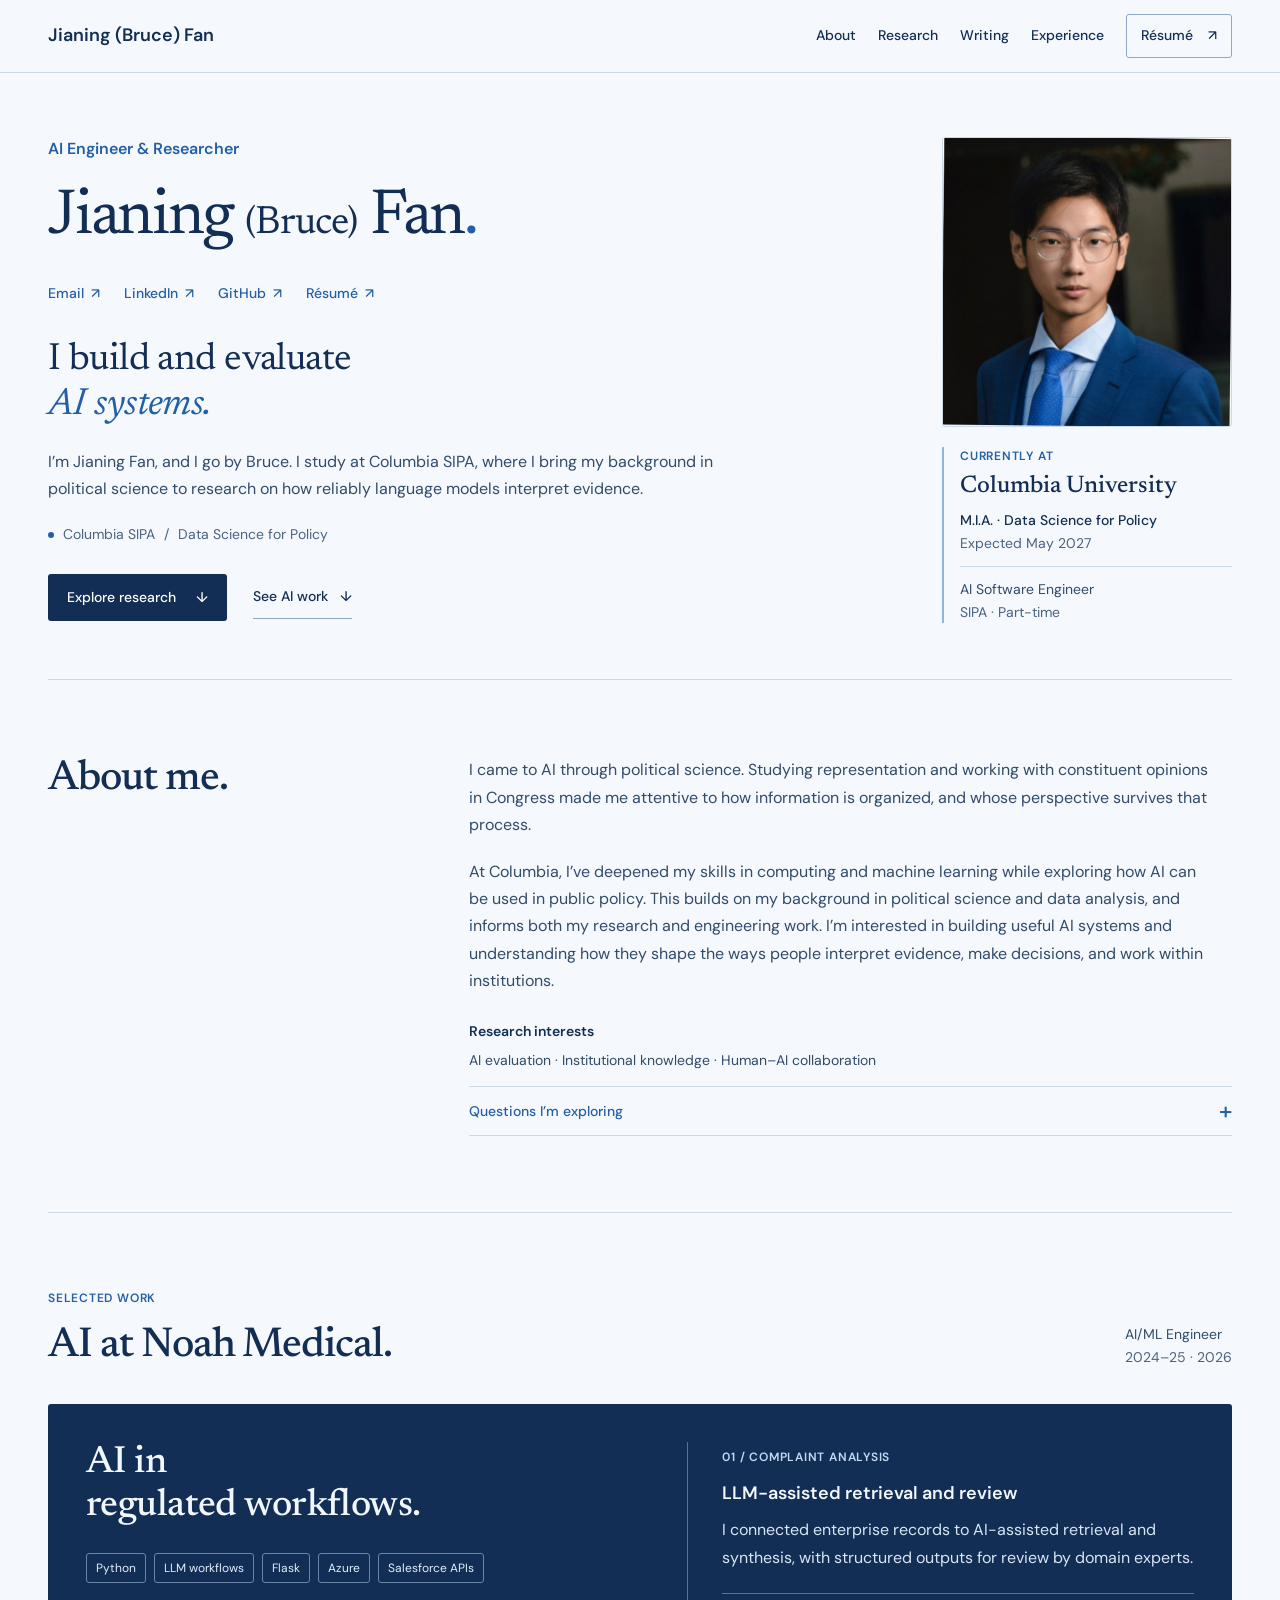
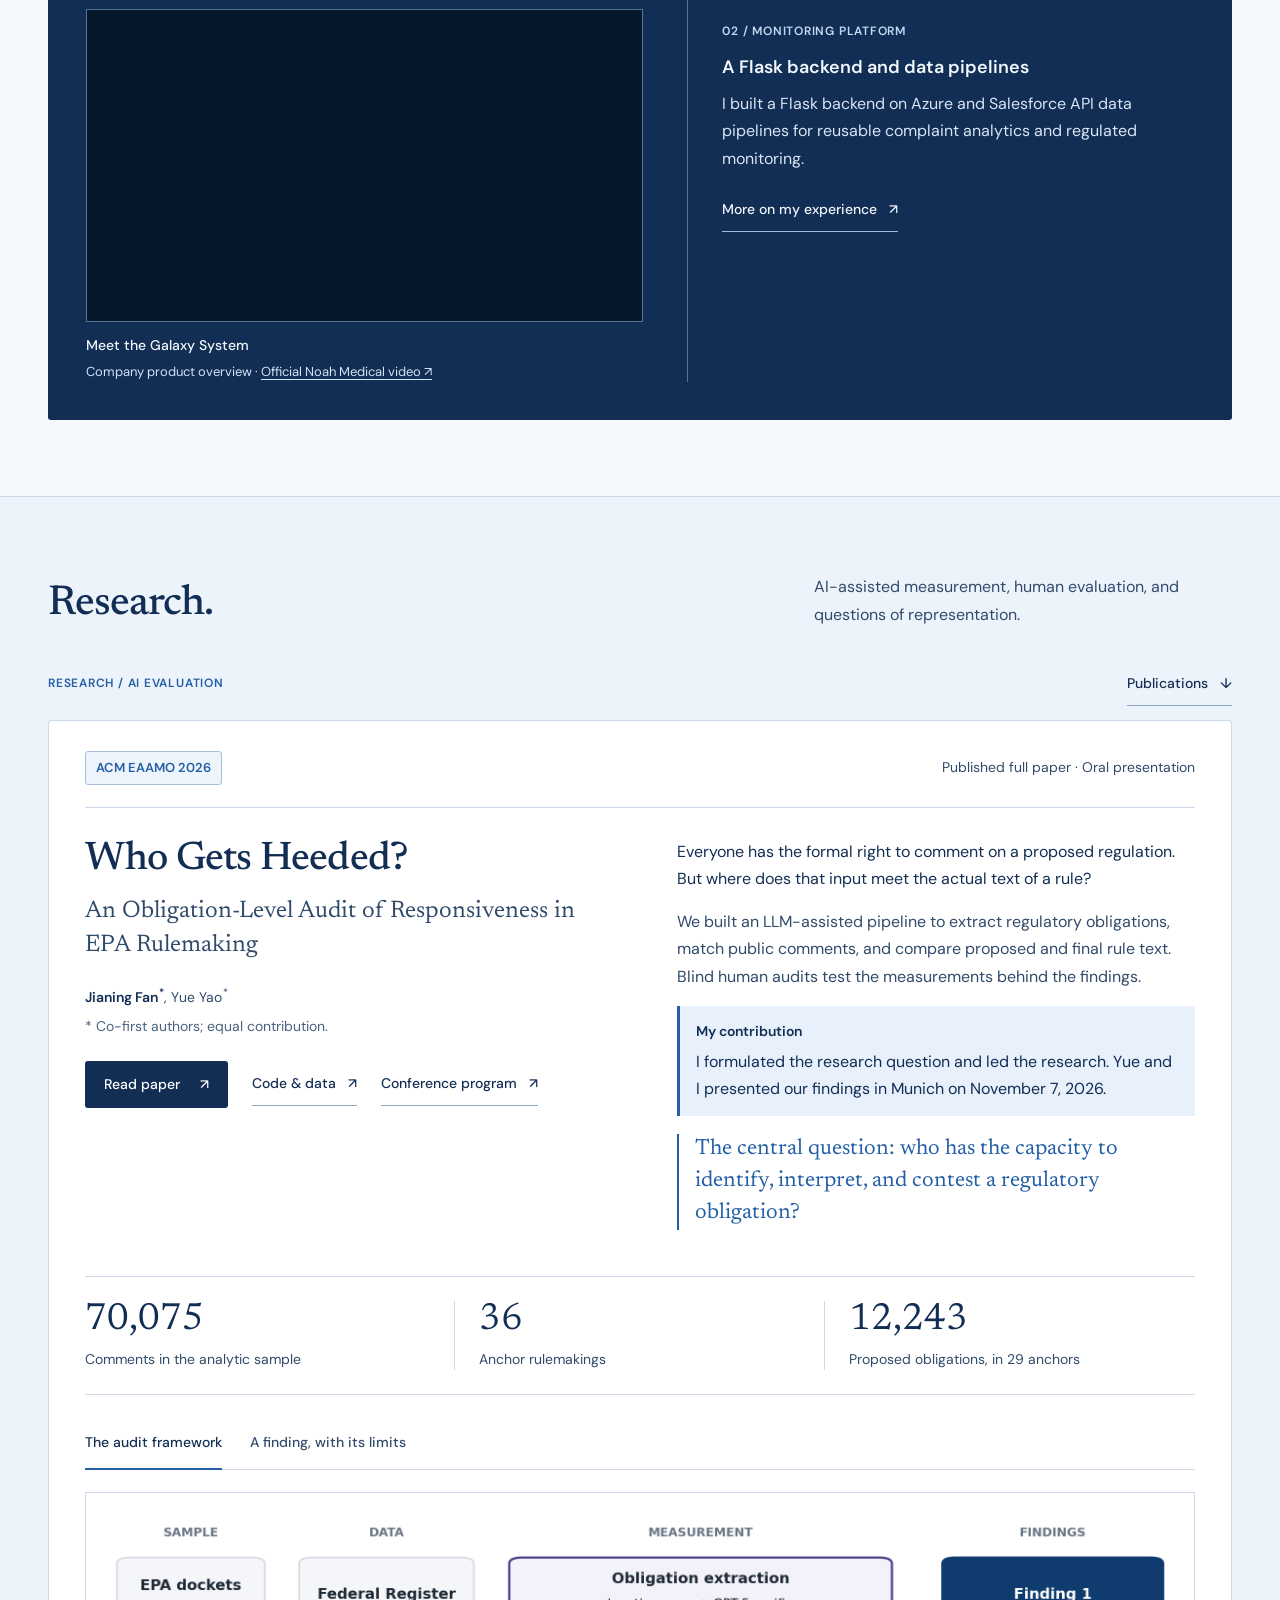
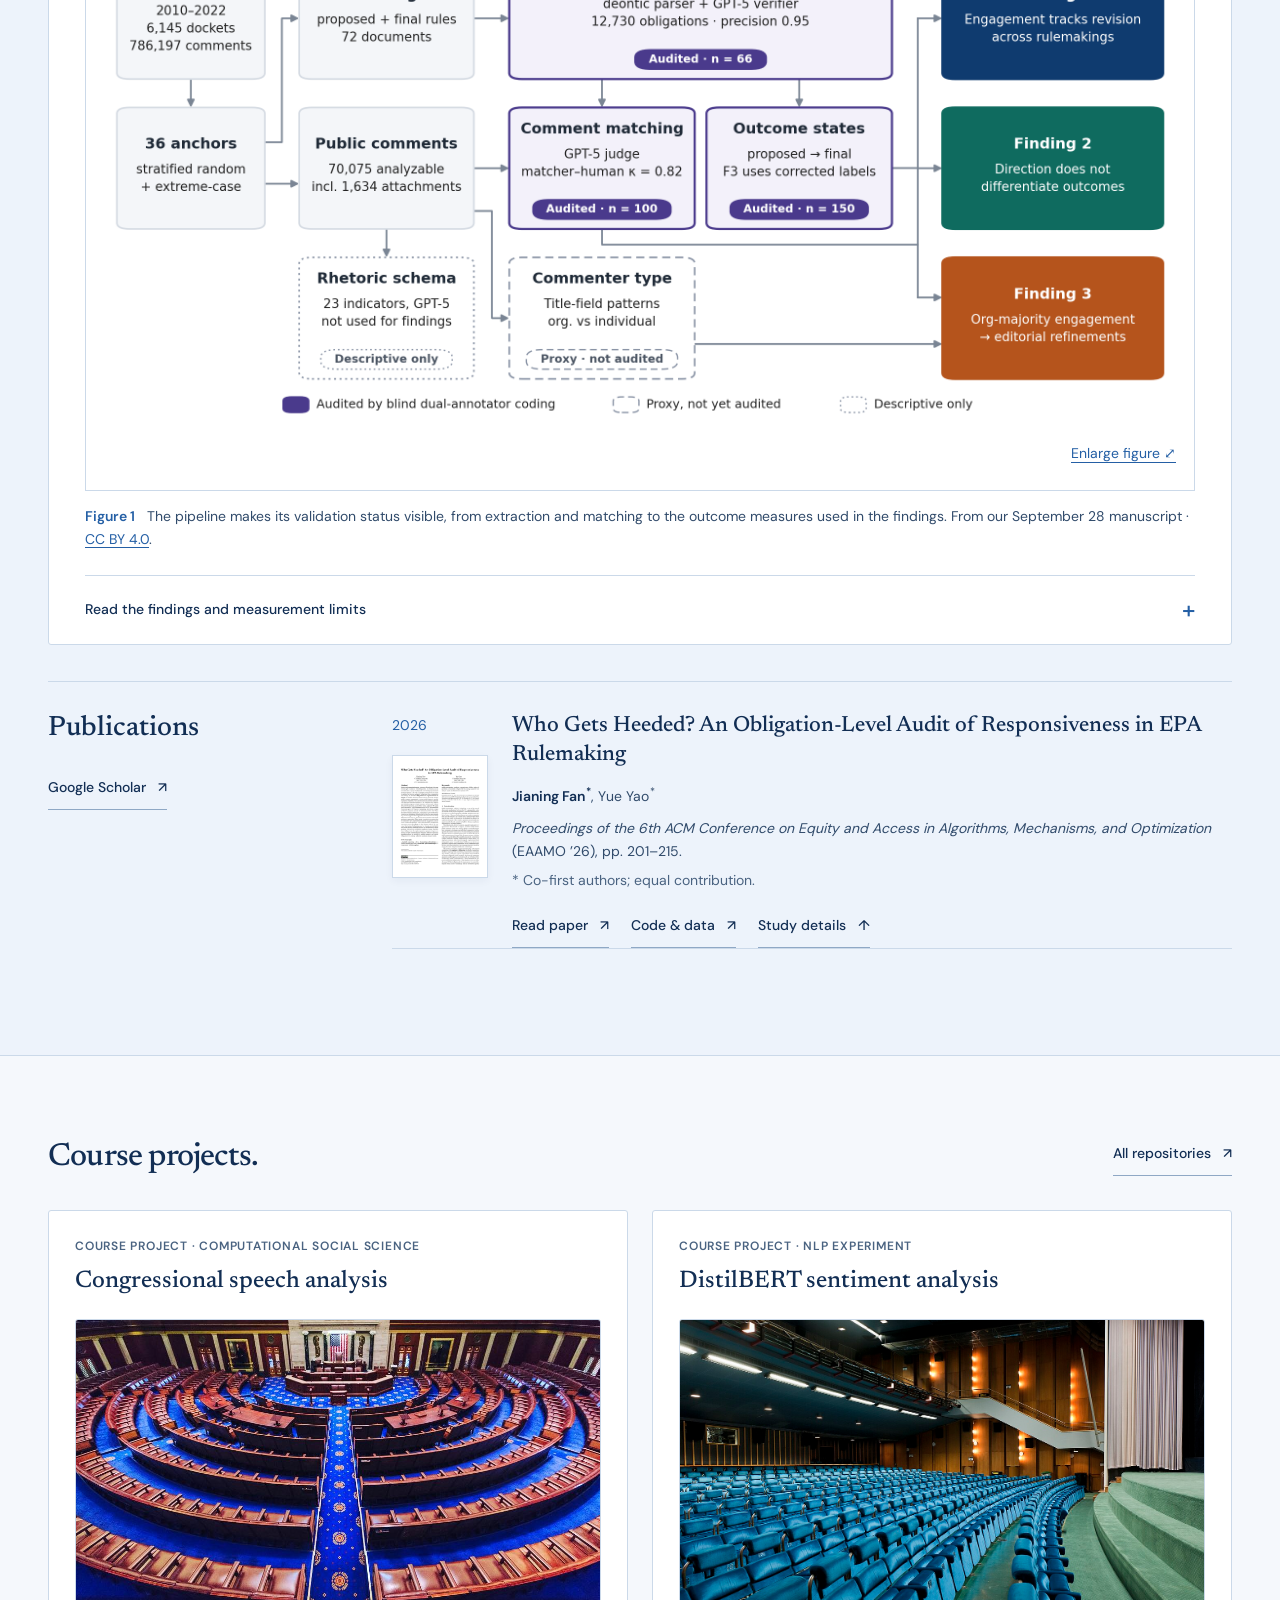
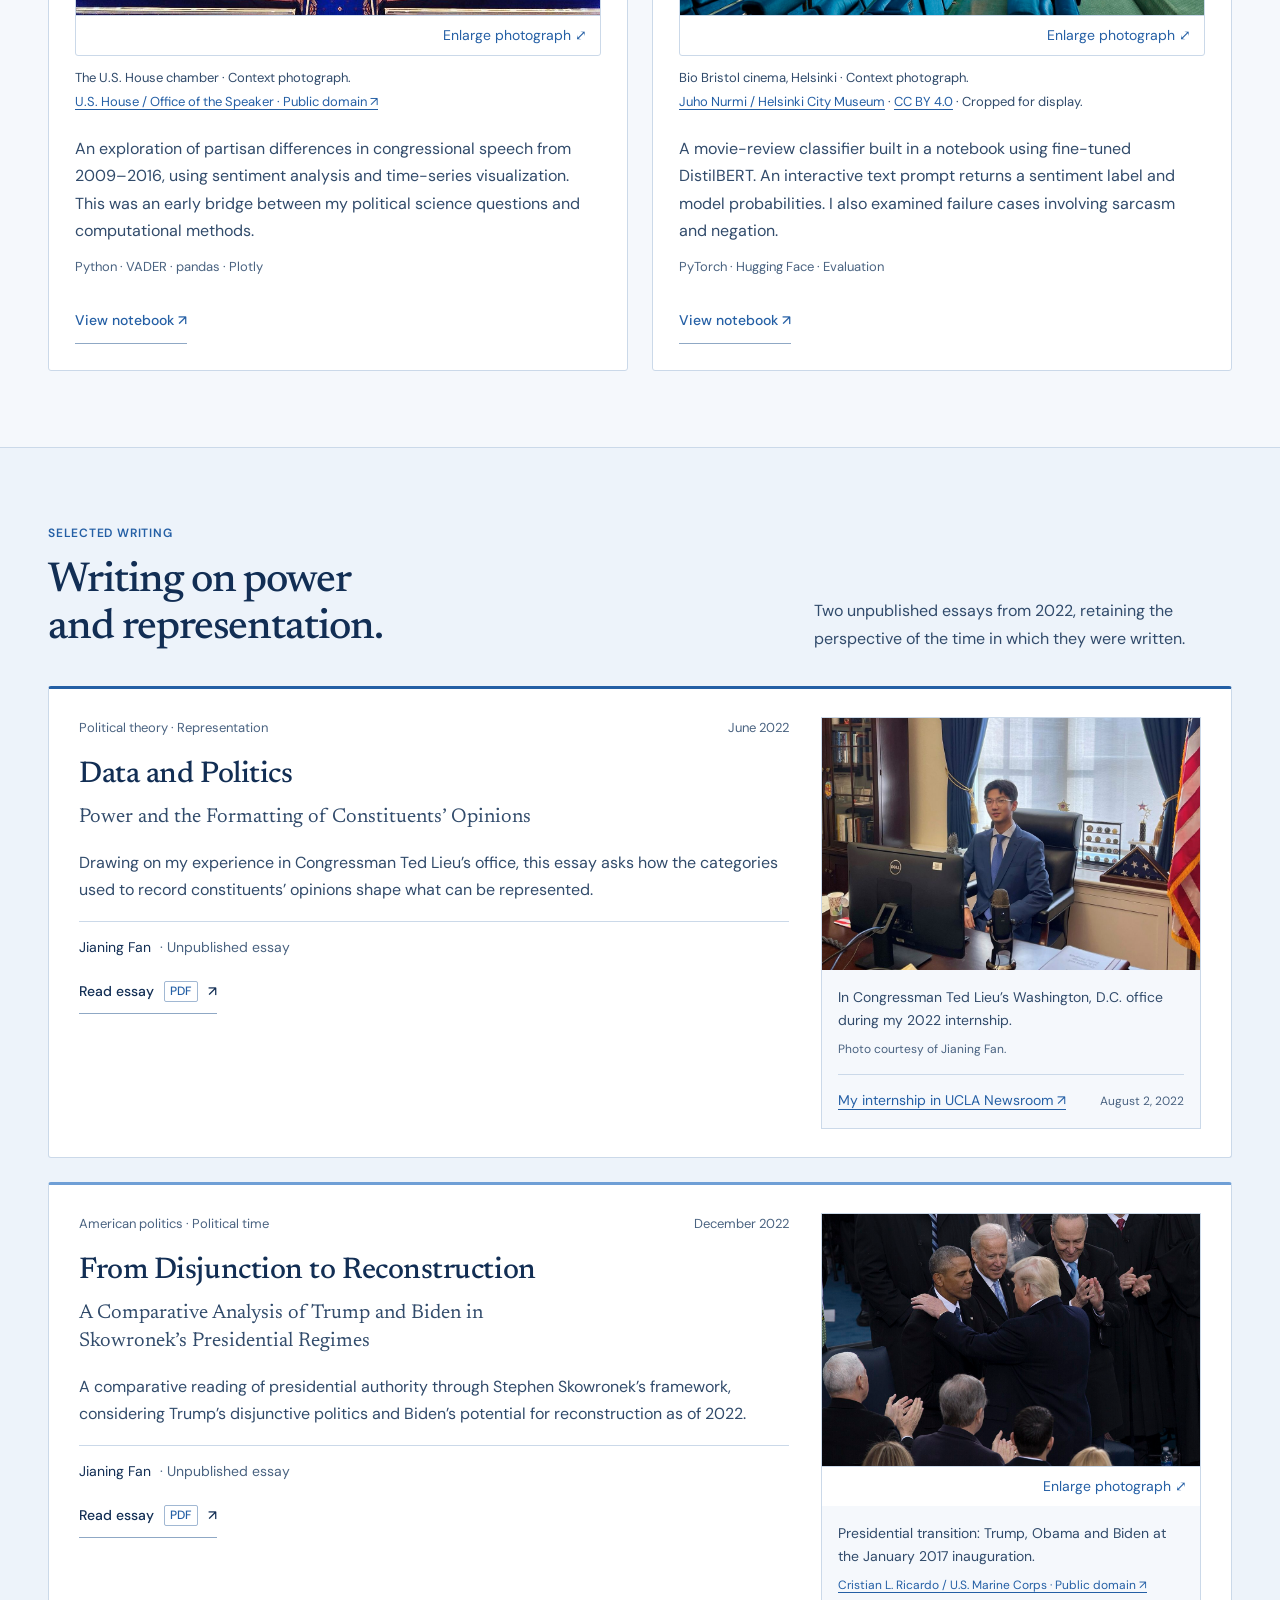
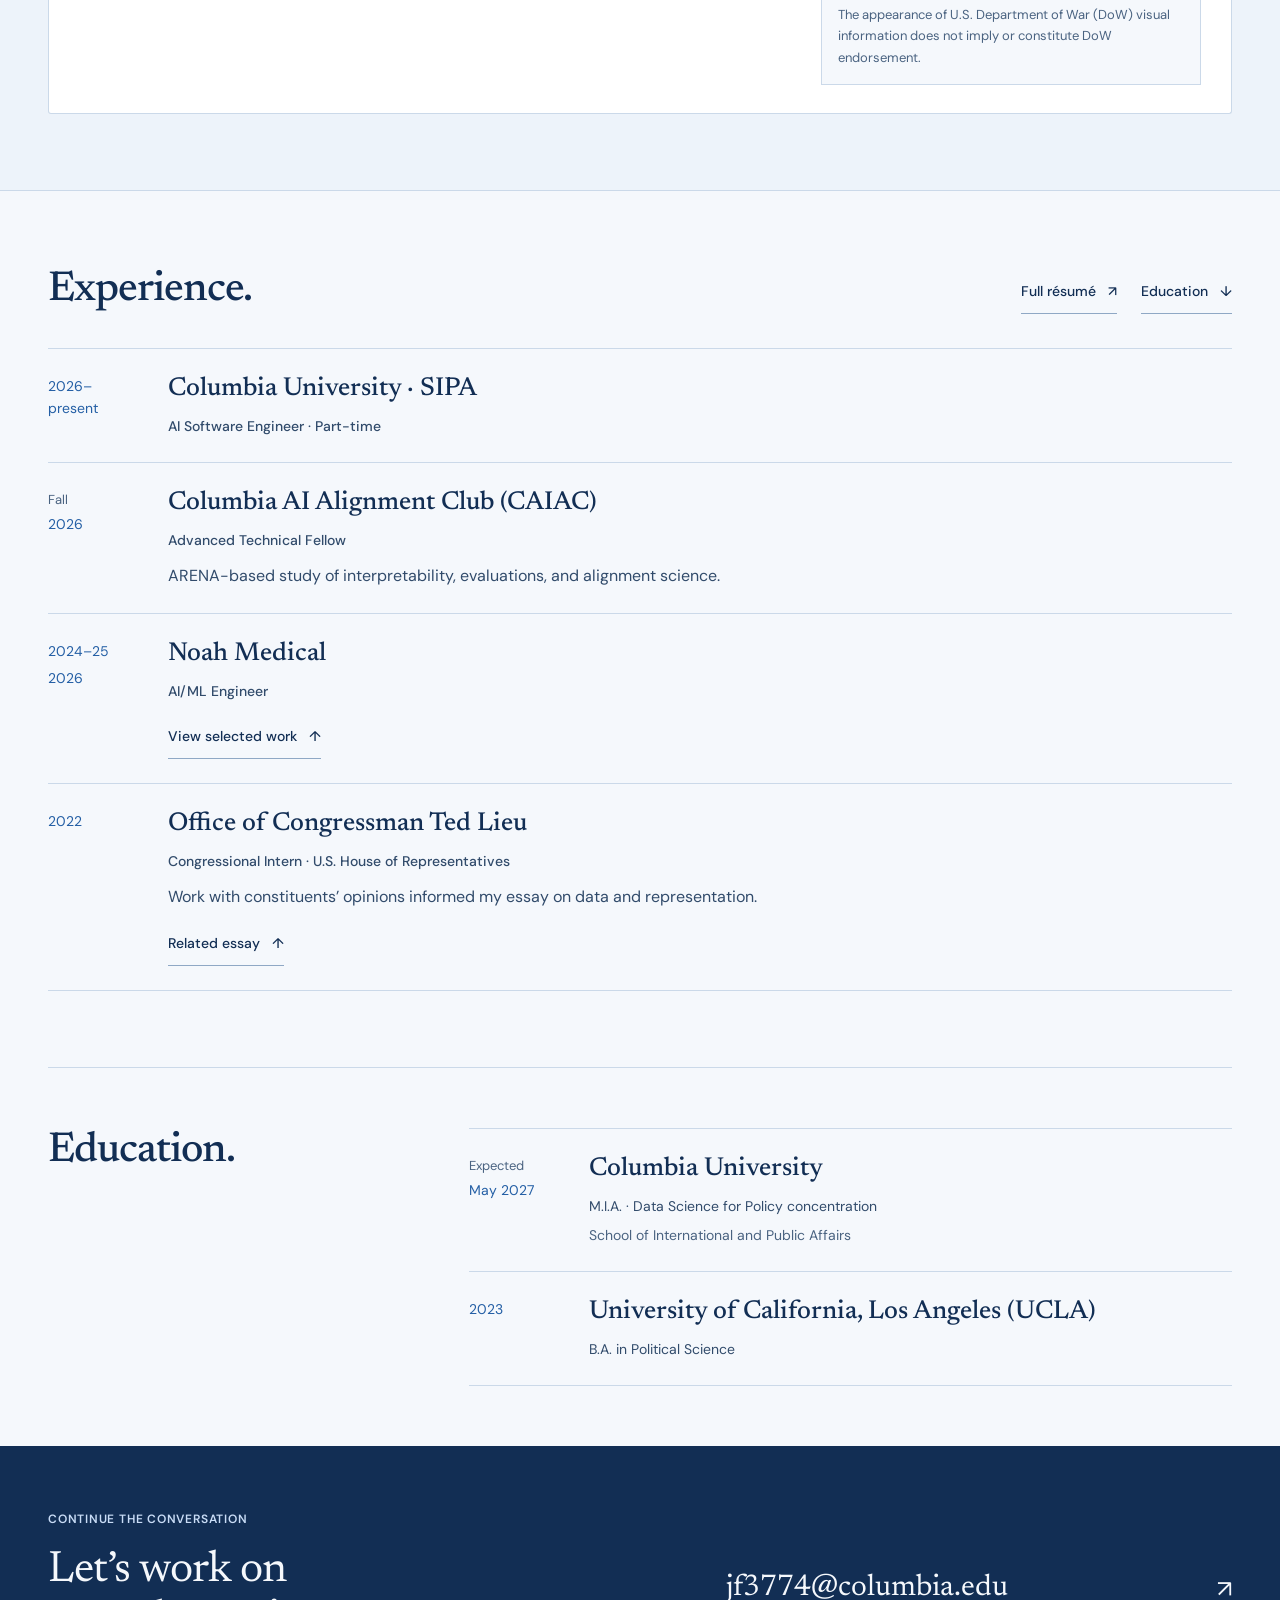
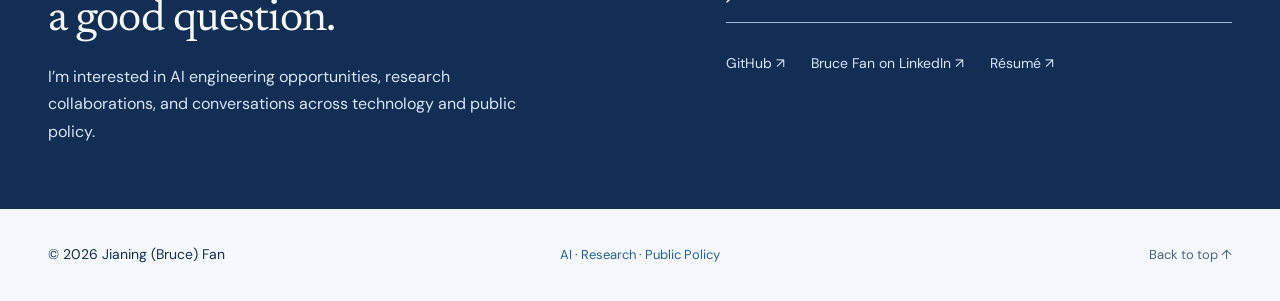
<file: image-credits.html>
<!doctype html>
<html lang="en">
<head>
  <meta charset="utf-8">
  <meta name="viewport" content="width=device-width, initial-scale=1">
  <meta name="robots" content="noindex, follow">
  <link rel="canonical" href="https://brucefjn.github.io/">
  <title>Jianing (Bruce) Fan</title>
  <link rel="icon" href="assets/favicon.svg?v=fan-1" type="image/svg+xml">
  <script>
    const sections = {
      '#cinema': '#distilbert-sentiment',
      '#presidential-transition': '#presidential-essay',
      '#projects': '#course-projects'
    };
    window.location.replace('./' + (sections[window.location.hash] || ''));
  </script>
  <noscript><meta http-equiv="refresh" content="0; url=./"></noscript>
</head>
<body>
  <p><a href="./">Return to Jianing (Bruce) Fan’s portfolio</a>.</p>
</body>
</html>
</file>
<file: assets/fonts/fonts.css>
@font-face {
  font-family: 'DM Sans';
  font-style: normal;
  font-weight: 400;
  font-display: swap;
  src: url(font-1.ttf) format('truetype');
}
@font-face {
  font-family: 'DM Sans';
  font-style: normal;
  font-weight: 500;
  font-display: swap;
  src: url(font-2.ttf) format('truetype');
}
@font-face {
  font-family: 'DM Sans';
  font-style: normal;
  font-weight: 600;
  font-display: swap;
  src: url(font-3.ttf) format('truetype');
}
@font-face {
  font-family: 'DM Sans';
  font-style: normal;
  font-weight: 700;
  font-display: swap;
  src: url(font-4.ttf) format('truetype');
}
@font-face {
  font-family: 'Newsreader';
  font-style: italic;
  font-weight: 400;
  font-display: swap;
  src: url(font-5.ttf) format('truetype');
}
@font-face {
  font-family: 'Newsreader';
  font-style: italic;
  font-weight: 500;
  font-display: swap;
  src: url(font-6.ttf) format('truetype');
}
@font-face {
  font-family: 'Newsreader';
  font-style: normal;
  font-weight: 400;
  font-display: swap;
  src: url(font-7.ttf) format('truetype');
}
@font-face {
  font-family: 'Newsreader';
  font-style: normal;
  font-weight: 500;
  font-display: swap;
  src: url(font-8.ttf) format('truetype');
}
@font-face {
  font-family: 'Newsreader';
  font-style: normal;
  font-weight: 600;
  font-display: swap;
  src: url(font-9.ttf) format('truetype');
}
</file>
<file: styles.css>
@charset "UTF-8";
:root {
  --paper: #f5f8fc;
  --white: #fff;
  --ink: #122e54;
  --body: #314b6b;
  --muted: #4a6381;
  --line: #cbd9e9;
  --blue: #245fa5;
  --ice: #e7f0fb;
  --accent: #245fa5;
  --serif: "Newsreader", Georgia, serif;
  --sans: "DM Sans", Arial, sans-serif;
  --max: 1184px;
  --text: 1rem;
  --meta: .875rem;
  --caption: .8125rem;
  --label: .75rem;
}
*, *::before, *::after { box-sizing: border-box; }
html { scroll-behavior: smooth; scroll-padding-top: 96px; }
body { margin: 0; color: var(--ink); background: var(--paper); font: 400 var(--text)/1.7 var(--sans); }
button, input { font: inherit; }
button, a, summary { touch-action: manipulation; -webkit-tap-highlight-color: transparent; }
a { color: inherit; text-decoration: none; }
button { color: inherit; cursor: pointer; }
img { display: block; max-width: 100%; height: auto; }
h1, h2, h3, h4, p { margin: 0; }
h1, h2, h3, h4 { font-weight: 400; }
::selection { background: #d5e5fa; color: var(--ink); }
:focus-visible { outline: 3px solid var(--blue); outline-offset: 5px; border-radius: 2px; }
[hidden] { display: none !important; }
.container { width: min(var(--max), calc(100% - 80px)); margin-inline: auto; }
.section { padding-block: 76px; }
.skip-link { position: fixed; top: -100px; left: 20px; padding: 10px 20px; background: var(--ink); color: white; z-index: 200; }
.skip-link:focus { top: 12px; }
.eyebrow, .small-label { font-size: var(--label); font-weight: 600; letter-spacing: .065em; text-transform: uppercase; line-height: 1.55; }
.eyebrow { color: var(--blue); }
.small-label { color: var(--muted); }
.text-link { display: inline-flex; align-items: center; gap: 12px; min-height: 44px; padding: 9px 0; border-bottom: 1px solid #8fa8c5; font-size: var(--meta); font-weight: 500; line-height: 1.5; }
.text-link:hover { color: var(--blue); border-color: var(--blue); }
.button { display: inline-flex; align-items: center; justify-content: center; gap: 20px; min-height: 46px; padding: 12px 18px; border: 1px solid transparent; border-radius: 3px; font-size: var(--meta); font-weight: 500; line-height: 1.5; }
.button-dark { background: var(--ink); color: white; }
.button-dark:hover { background: var(--blue); }

/* Navigation keeps readable text; the menu appears before links become cramped. */
.site-header { position: sticky; top: 0; z-index: 50; background: rgba(245,248,252,.98); border-bottom: 1px solid var(--line); }
.nav-wrap { display: flex; align-items: center; justify-content: space-between; height: 72px; gap: 30px; }
/* Keep the home link subordinate to the serif introduction. */
.wordmark { display: inline-flex; align-items: center; min-height: 44px; flex-shrink: 0; font-family: var(--sans); font-size: 1.125rem; font-weight: 600; line-height: 1.2; white-space: nowrap; }
nav { display: flex; align-items: center; gap: 22px; font-size: var(--meta); font-weight: 500; }
nav > a { min-height: 44px; display: inline-flex; align-items: center; position: relative; padding-block: 8px; white-space: nowrap; }
nav > a:not(.nav-resume)::after { content: ""; position: absolute; left: 0; right: 0; bottom: 3px; height: 2px; background: var(--blue); transform: scaleX(0); transform-origin: left; }
nav > a:hover::after, nav > a.active::after { transform: scaleX(1); }
nav .nav-resume { border: 1px solid #8fa8c5; border-radius: 3px; padding-inline: 14px; gap: 15px; }
nav .nav-resume:hover { background: var(--ice); }
.menu-toggle { display: none; flex-shrink: 0; }

/* Identity, current focus and contact routes. */
.hero { display: grid; grid-template-columns: minmax(0,1fr) 290px; grid-template-areas: "role portrait" "name portrait" "links portrait" "statement portrait" "introduction portrait" "location portrait" "actions portrait"; column-gap: 84px; row-gap: 0; padding-block: 64px 56px; align-items: start; }
.hero-copy { display: contents; }
.hero-role { grid-area: role; font-size: var(--text); font-weight: 600; line-height: 1.5; color: var(--blue); }
.hero h1 { grid-area: name; font-family: var(--serif); font-size: 4rem; line-height: 1.08; letter-spacing: -.035em; margin: 20px 0 16px; }
.hero h1 > span:not(.name-dot) { font-size: .62em; letter-spacing: -.025em; white-space: nowrap; }
.name-dot { color: var(--blue); }
.hero-socials { grid-area: links; display: flex; flex-wrap: wrap; gap: 6px 24px; margin-bottom: 20px; font-size: var(--meta); font-weight: 500; color: var(--blue); }
.hero-socials a { display: inline-flex; align-items: center; gap: 7px; min-height: 44px; }
.hero-socials a:hover { text-decoration: underline; text-underline-offset: 4px; }
.hero-statement { grid-area: statement; font-family: var(--serif); font-size: 2.375rem; line-height: 1.17; letter-spacing: -.015em; }
.hero-statement em { color: var(--blue); font-weight: 400; }
.hero-description { grid-area: introduction; color: var(--body); max-width: 62ch; margin-top: 18px; }
.hero-location { grid-area: location; display: flex; flex-wrap: wrap; align-items: center; gap: 9px; color: var(--muted); font-size: var(--meta); margin-top: 18px; }
.hero-current { display: none; }
.affiliation-academic, .affiliation-role { display: grid; gap: 2px; }
.affiliation-degree { color: var(--ink); font-weight: 500; }
.affiliation-detail { color: var(--muted); }
.affiliation-role { margin-top: 12px; padding-top: 12px; border-top: 1px solid var(--line); }
.location-dot { width: 6px; height: 6px; border-radius: 50%; background: var(--blue); }
.hero-actions { grid-area: actions; display: flex; flex-wrap: wrap; align-items: center; gap: 16px 26px; margin-top: 24px; }
.hero-portrait { grid-area: portrait; width: 100%; margin: 0; align-self: center; }
.hero-portrait > img { width: 100%; aspect-ratio: 1; object-fit: cover; border: 1px solid var(--line); border-radius: 3px; }
.hero-portrait figcaption { border-left: 2px solid #91b3dd; padding-left: 16px; margin-top: 20px; font-size: var(--meta); line-height: 1.5; color: var(--body); }
.hero-portrait figcaption .small-label { display: block; color: var(--blue); margin-bottom: 6px; }
.hero-portrait figcaption strong { display: block; font-family: var(--serif); font-size: 1.5rem; font-weight: 500; color: var(--ink); line-height: 1.2; margin-bottom: 10px; }

/* Section titles introduce a useful category, without dwarfing the reading text. */
.section-heading h2, .section-intro h2 { font-family: var(--serif); font-size: 2.625rem; font-weight: 500; line-height: 1.12; letter-spacing: -.025em; }
.eyebrow + h2 { margin-top: 15px; }
.section-intro { display: flex; align-items: flex-end; justify-content: space-between; gap: 48px; margin-bottom: 34px; }
.section-intro > p { color: var(--body); max-width: 38ch; }
.section-heading > .text-link { margin-top: 20px; }
.background-links { display: flex; flex-wrap: wrap; gap: 8px 24px; margin-top: 20px; }

/* A featured case leads into Research; Experience links back to that single showcase. */
.featured-work { position: relative; border-top: 1px solid var(--line); }
.featured-role { font-size: var(--meta); }
.featured-role span { display: block; color: var(--muted); }
.research-section { position: relative; background: #edf3fb; border-block: 1px solid var(--line); }
.section-alias { position: absolute; top: 0; left: 0; }
.research-publications { display: grid; grid-template-columns: minmax(0,.65fr) minmax(0,1.8fr); gap: 40px; margin-top: 36px; padding-block: 30px; border-top: 1px solid var(--line); }
.research-publications .section-heading { margin: 0; }
.research-publications .section-heading h3 { font-family: var(--serif); font-size: 1.75rem; font-weight: 500; line-height: 1.2; }
.research-publications .academic-record { padding: 0; border: 0; }
.research-publications .record-content h4 { font-size: 1.375rem; }
.case-heading { display: flex; justify-content: space-between; align-items: center; gap: 24px; margin-bottom: 14px; min-height: 44px; }
.case-heading .text-link { flex-shrink: 0; }
.noah-feature { display: grid; grid-template-columns: 1.1fr 1fr; gap: 34px 44px; padding: 38px; background: var(--ink); color: #f2f7fd; border-radius: 3px; }
.work-meta { display: flex; flex-wrap: wrap; justify-content: space-between; gap: 8px 20px; font-size: var(--meta); color: #d3e2f6; }
.work-meta span:first-child { font-weight: 600; }
.noah-main > .work-role { font-size: var(--meta); color: #d3e2f6; margin-top: 7px; }
.noah-main > .work-title { font-family: var(--serif); font-size: 2.375rem; font-weight: 500; line-height: 1.14; letter-spacing: -.015em; margin: 0 0 18px; }
.noah-main > p { color: #d8e5f5; max-width: 55ch; }
.technology-list { display: flex; flex-wrap: wrap; gap: 8px; margin-top: 24px; }
.technology-list span { padding: 5px 9px; border: 1px solid #6985a8; border-radius: 3px; font-size: var(--label); line-height: 1.5; color: #e2edfb; }
.noah-product { margin: 26px 0 0; }
.video-frame { width: 100%; aspect-ratio: 16 / 9; min-height: 202px; background: #07182c; border: 1px solid #577393; }
.video-frame iframe { width: 100%; height: 100%; display: block; border: 0; }
.noah-product figcaption { display: grid; gap: 5px; margin-top: 12px; font-size: var(--caption); line-height: 1.6; color: #d3e2f6; }
.noah-product figcaption strong { font-size: var(--meta); color: #f2f7fd; font-weight: 500; }
.noah-product a { text-decoration: underline; text-underline-offset: 3px; }
.noah-product a:hover { color: white; }
/* Light keyboard focus stays distinct against both navy panels. */
.noah-feature :focus-visible, .contact :focus-visible { outline-color: #b9d6fa; }
.noah-projects { border-left: 1px solid #577393; padding-left: 34px; }
.noah-projects > div + div { border-top: 1px solid #577393; padding-top: 22px; margin-top: 22px; }
.noah-projects .small-label { color: #c4d9f4; }
.noah-projects h4 { font-family: var(--sans); font-size: 1.125rem; font-weight: 600; line-height: 1.4; margin: 12px 0 10px; }
.noah-projects p { color: #d8e5f5; }
.light-link { color: #f2f7fd; border-color: #a1badb; margin-top: 16px; }
.light-link:hover { color: white; border-color: white; }

/* Research text, qualification notes and controls use the same reading scale. */
.research-paper { background: var(--white); padding: 30px 36px 0; border: 1px solid var(--line); border-radius: 3px; }
.paper-topline { display: flex; flex-wrap: wrap; justify-content: space-between; align-items: center; gap: 12px 24px; padding-bottom: 22px; border-bottom: 1px solid var(--line); font-size: var(--meta); color: var(--body); }
.venue { color: var(--blue); border: 1px solid #a7bfdc; background: #edf4fc; padding: 5px 10px; border-radius: 3px; font-size: var(--caption); font-weight: 600; }
.paper-summary { display: grid; grid-template-columns: 1.05fr 1fr; gap: 48px; padding: 30px 0; }
.paper-summary h3 { font-family: var(--serif); font-size: 2.5rem; font-weight: 500; line-height: 1.13; letter-spacing: -.02em; }
.paper-subtitle { font-family: var(--serif); font-size: 1.5rem; line-height: 1.4; color: var(--body); margin-top: 12px; max-width: 36ch; }
.authors { font-size: var(--meta); color: var(--body); margin-top: 22px; }
.authors strong, .record-authors strong { font-weight: 600; color: var(--ink); }
sup { font-size: .75em; margin-left: 1px; }
.author-note { font-size: var(--meta); color: var(--muted); margin-top: 5px; }
.paper-links { display: flex; flex-wrap: wrap; align-items: center; gap: 14px 24px; margin-top: 22px; }
.paper-description p { color: var(--body); margin-bottom: 16px; }
.paper-description p:first-child { color: var(--ink); }
.paper-description .contribution-note { padding: 14px 16px; background: var(--ice); border-left: 3px solid var(--blue); color: var(--ink); }
.contribution-note strong { display: block; font-size: var(--meta); font-weight: 600; margin-bottom: 4px; }
.paper-description .paper-question { border-left: 2px solid var(--blue); padding-left: 16px; color: var(--blue); font-family: var(--serif); font-size: 1.375rem; line-height: 1.45; margin-top: 18px; }
.research-stats { display: grid; grid-template-columns: repeat(3,minmax(0,1fr)); padding: 24px 0; margin: 0 0 26px; border-block: 1px solid var(--line); }
.research-stats > div { display: flex; flex-direction: column-reverse; padding: 0 24px; border-right: 1px solid var(--line); }
.research-stats > div:first-child { padding-left: 0; }
.research-stats > div:last-child { border: 0; }
.research-stats dt { color: var(--body); font-size: var(--meta); line-height: 1.5; margin-top: 10px; }
.research-stats dd { margin: 0; font-family: var(--serif); font-size: 2.375rem; line-height: 1; }
.figure-tabs { display: flex; gap: 28px; border-bottom: 1px solid var(--line); margin-bottom: 22px; }
.figure-tabs button { min-height: 48px; background: transparent; border: 0; border-bottom: 2px solid transparent; margin-bottom: -1px; padding: 10px 0 14px; font-size: var(--meta); color: var(--body); font-weight: 500; text-align: left; }
.figure-tabs button[aria-selected="true"] { color: var(--ink); border-bottom-color: var(--blue); }
.figure-tabs button:hover { color: var(--blue); }
.figure-panel { padding-bottom: 24px; }
.figure-button { display: block; width: 100%; padding: 18px; border: 1px solid var(--line); background: white; text-align: right; }
.figure-button img { width: 100%; }
.figure-enlarge { display: inline-flex; align-items: center; min-height: 36px; font-size: var(--meta); color: var(--blue); margin-top: 8px; text-decoration: underline; text-underline-offset: 4px; }
.figure-button:hover .figure-enlarge { color: var(--ink); }
.figure-caption { font-size: var(--meta); line-height: 1.65; color: var(--body); margin-top: 14px; }
.figure-caption > span { color: var(--blue); font-weight: 600; margin-right: 8px; }
.figure-caption a { color: var(--blue); text-decoration: underline; text-underline-offset: 3px; }
.finding-panel { display: grid; grid-template-columns: 1.2fr 1fr; gap: 32px; align-items: center; }
.finding-note h4 { font-family: var(--serif); font-size: 1.75rem; line-height: 1.25; margin: 14px 0; }
.finding-note p { color: var(--body); margin-top: 14px; }
summary { list-style: none; cursor: pointer; }
summary::-webkit-details-marker { display: none; }
.research-details { border-top: 1px solid var(--line); }
.research-details summary { display: flex; align-items: center; justify-content: space-between; gap: 20px; padding: 22px 0; font-size: var(--meta); font-weight: 500; }
.details-sign { flex-shrink: 0; font-family: var(--sans); font-size: 1.5rem; line-height: 1; color: var(--blue); }
details[open] .details-sign { transform: rotate(45deg); }
.findings-grid { display: grid; grid-template-columns: 1fr 1fr; gap: 36px; padding: 6px 0 28px; }
.findings-grid h4 { font-family: var(--serif); font-size: 1.5rem; line-height: 1.3; margin: 12px 0; }
.findings-grid p { color: var(--body); }
.course-projects .section-intro h2 { font-size: 2rem; }
.project-grid { display: grid; grid-template-columns: repeat(2,minmax(0,1fr)); gap: 24px; }
.project-row { display: flex; flex-direction: column; min-width: 0; gap: 22px; padding: 26px; border: 1px solid var(--line); border-radius: 3px; background: var(--white); }
.project-title h3 { font-family: var(--serif); font-size: 1.5rem; font-weight: 500; line-height: 1.3; margin-top: 10px; }
.project-media { margin: 0; }
.project-image-button { display: block; width: 100%; padding: 0; border: 1px solid var(--line); border-radius: 3px; overflow: hidden; background: white; text-align: right; }
.project-image-button img { width: 100%; aspect-ratio: 16 / 9; object-fit: cover; }
.media-enlarge { display: block; padding: 9px 13px; min-height: 40px; border-top: 1px solid var(--line); font-size: var(--meta); line-height: 1.5; color: var(--blue); }
.project-image-button:hover .media-enlarge { color: var(--ink); text-decoration: underline; text-underline-offset: 3px; }
.project-media figcaption { margin-top: 12px; font-size: var(--caption); line-height: 1.6; color: var(--body); }
.project-media figcaption a { color: var(--blue); text-decoration: underline; text-underline-offset: 3px; }
.project-media figcaption > a, .media-attribution { display: block; margin-top: 4px; }
.project-description p { color: var(--body); }
.tool-note { display: block; font-size: var(--caption); color: var(--muted); margin-top: 12px; }
.project-link { align-self: start; margin-top: auto; padding-block: 9px; min-height: 44px; font-size: var(--meta); font-weight: 500; color: var(--blue); border-bottom: 1px solid #8fa8c5; }
.project-link:hover { color: var(--ink); }

/* One career record; an entry can include a detailed account of its work. */
.experience-heading .background-links { margin-top: 0; }
.experience-section .record-summary { max-width: 68ch; }

/* Compact factual records: paper outputs, roles, and degrees. */
.academic-list-section { display: grid; grid-template-columns: minmax(0,.85fr) minmax(0,1.8fr); gap: 60px; border-top: 1px solid var(--line); padding-block: 60px; }
.academic-records { list-style: none; margin: 0; padding: 0; min-width: 0; }
.academic-record { display: grid; grid-template-columns: 96px minmax(0,1fr); gap: 24px; padding: 24px 0; border-top: 1px solid var(--line); }
.academic-record:last-child { border-bottom: 1px solid var(--line); }
.record-date { font-size: var(--meta); line-height: 1.55; color: var(--blue); padding-top: 3px; font-variant-numeric: tabular-nums; }
.record-date > span { display: block; font-size: var(--caption); color: var(--muted); margin-bottom: 4px; }
.record-date .date-period { color: var(--blue); font-size: var(--meta); margin-top: 5px; }
.record-content :is(h3, h4) { font-family: var(--serif); font-size: 1.625rem; font-weight: 500; line-height: 1.3; }
.record-content :is(h3, h4) a:hover { color: var(--blue); text-decoration: underline; text-decoration-thickness: 1px; text-underline-offset: 4px; }
.record-authors { font-size: var(--meta); color: var(--body); margin-top: 14px; }
.record-venue, .record-degree, .record-role { font-size: var(--meta); color: var(--body); line-height: 1.65; margin-top: 8px; }
.record-role { font-weight: 500; }
.record-note { font-size: var(--meta); line-height: 1.65; color: var(--muted); margin-top: 6px; }
.record-summary { color: var(--body); margin-top: 10px; }
.record-links { display: flex; flex-wrap: wrap; gap: 6px 22px; margin-top: 12px; }
.publication-preview { display: block; max-width: 96px; margin-top: 18px; border: 1px solid var(--line); box-shadow: 0 3px 8px #122e540c; }
.publication-preview img { width: 100%; height: auto; }
.publication-preview:hover { border-color: var(--blue); }
.institution-short { white-space: nowrap; }

/* A concise biography leads into work; deeper research interests remain available. */
.about { border-top: 1px solid var(--line); display: grid; grid-template-columns: minmax(0,.85fr) minmax(0,1.8fr); gap: 60px; }
.about-content { min-width: 0; }
.about-content > p { color: var(--body); max-width: 68ch; }
.about-content > p + p { margin-top: 20px; }
.research-interests { margin-top: 26px; }
.research-interests > h3 { font-size: var(--meta); font-weight: 600; margin-bottom: 5px; }
.interest-topics { color: var(--body); font-size: var(--meta); }
.interest-details { margin-top: 14px; border-top: 1px solid var(--line); border-bottom: 1px solid var(--line); }
.interest-details > summary { display: flex; align-items: center; justify-content: space-between; gap: 24px; padding: 12px 0; font-size: var(--meta); font-weight: 500; line-height: 1.5; color: var(--blue); }
.interest-questions { display: grid; gap: 22px; padding: 8px 0 24px; }
.interest-questions h4 { font-size: var(--text); font-weight: 600; line-height: 1.5; margin-bottom: 6px; }
.interest-questions p { color: var(--body); max-width: 68ch; }

/* Each essay owns its historical context and primary PDF link. */
.writing-section { background: #edf3fa; border-block: 1px solid var(--line); }
.writing-list { display: grid; gap: 24px; }
.writing-card { display: grid; grid-template-columns: minmax(0,1fr) minmax(0,1fr); align-items: start; gap: 32px; padding: 28px 30px; border: 1px solid var(--line); border-top: 3px solid var(--blue); border-radius: 3px; background: var(--white); }
.writing-feature { grid-template-columns: minmax(0,1fr) minmax(0,380px); }
.writing-card:nth-child(2) { border-top-color: #6f9fd6; }
.writing-main, .writing-summary { min-width: 0; }
.writing-top { display: flex; flex-wrap: wrap; justify-content: space-between; align-items: baseline; gap: 8px 18px; font-size: var(--caption); color: var(--muted); }
.writing-top time { white-space: nowrap; }
.writing-card h3 { font-family: var(--serif); font-size: 1.875rem; font-weight: 500; line-height: 1.2; letter-spacing: -.015em; margin-top: 18px; }
.writing-subtitle { font-family: var(--serif); font-size: 1.25rem; line-height: 1.4; color: var(--body); max-width: 42ch; margin-top: 10px; }
.writing-description { color: var(--body); max-width: 68ch; margin: 18px 0; }
.writing-author { font-size: var(--meta); color: var(--ink); padding-top: 14px; border-top: 1px solid var(--line); }
.writing-author span { color: var(--muted); margin-left: 5px; }
.writing-card .text-link { margin-top: 10px; gap: 10px; }
.writing-context { margin: 0; border: 1px solid var(--line); background: var(--paper); }
.writing-context > img { width: 100%; height: auto; }
.writing-context .project-image-button { border: 0; border-radius: 0; }
.writing-context .project-image-button img { aspect-ratio: auto; height: auto; }
.writing-context figcaption { padding: 16px; font-size: var(--meta); line-height: 1.65; color: var(--body); }
.writing-context .photo-credit { font-size: var(--label); color: var(--muted); margin-top: 8px; }
.writing-context .photo-credit a { color: var(--blue); text-decoration: underline; text-underline-offset: 3px; }
.writing-context .photo-notice { font-size: var(--caption); color: var(--muted); margin-top: 8px; }
.context-link { display: flex; flex-wrap: wrap; justify-content: space-between; align-items: baseline; gap: 6px 18px; border-top: 1px solid var(--line); padding-top: 14px; margin-top: 14px; font-size: var(--meta); color: var(--blue); }
.context-link > span:first-child { text-decoration: underline; text-underline-offset: 4px; }
.context-link:hover { color: var(--ink); }
.context-date { font-size: var(--label); color: var(--muted); }
.writing-summary { align-self: center; }
.writing-summary .writing-description { margin-top: 0; }
.file-type { font-size: var(--label); line-height: 1.3; padding: 2px 5px; border: 1px solid #a1b8d3; border-radius: 2px; color: var(--blue); }

/* Contact stays easy to act on after the supporting credentials. */
.contact { background: var(--ink); color: var(--paper); }
.contact-inner { display: grid; grid-template-columns: 1.2fr 1fr; gap: 70px; align-items: center; padding-block: 64px; }
.contact .eyebrow { color: #c9dcf6; }
.contact h2 { font-family: var(--serif); font-size: 2.75rem; line-height: 1.12; letter-spacing: -.02em; margin: 18px 0; }
.contact-inner > div > p:last-child { color: #d8e5f5; max-width: 45ch; }
.email-link { display: flex; justify-content: space-between; align-items: center; gap: 18px; border-bottom: 1px solid #a1badb; padding-bottom: 14px; font-family: var(--serif); font-size: 1.875rem; line-height: 1.3; }
.email-link > span { font-family: var(--sans); font-size: 1.5rem; }
.email-link:hover { color: #d0e4ff; }
.contact-links > div { display: flex; flex-wrap: wrap; gap: 12px 26px; font-size: var(--meta); color: #d8e5f5; margin-top: 18px; }
.contact-links > div a { display: inline-flex; align-items: center; min-height: 44px; }
.contact-links > div a:hover { color: white; text-decoration: underline; text-underline-offset: 4px; }
.site-footer { display: grid; grid-template-columns: minmax(0,1fr) auto minmax(0,1fr); align-items: center; gap: 12px 26px; padding-block: 24px; font-size: var(--caption); color: var(--muted); }
.footer-identity { font-size: var(--meta); color: var(--ink); }
.footer-theme { justify-self: center; color: var(--blue); }
.site-footer a { justify-self: end; min-height: 44px; display: inline-flex; align-items: center; }

/* Original paper figures can be read at full size without altering their content. */
.figure-dialog { width: min(1300px,calc(100% - 48px)); max-height: calc(100dvh - 40px); padding: 0; border: 1px solid var(--line); border-radius: 4px; color: var(--ink); background: white; box-shadow: 0 20px 100px #07182c44; }
.figure-dialog::backdrop { background: rgba(9,25,48,.78); }
.dialog-bar { position: sticky; top: 0; display: flex; justify-content: space-between; align-items: center; gap: 20px; padding: 10px 20px; background: white; border-bottom: 1px solid var(--line); font-size: var(--meta); z-index: 1; }
.dialog-bar button { border: 0; background: transparent; min-height: 44px; padding: 5px 0 5px 15px; font-size: var(--meta); }
.dialog-bar button span { font-size: 1.5rem; margin-left: 8px; vertical-align: -2px; }
.dialog-help { display: none; }
.dialog-image-wrap { padding: 20px; overflow: auto; }
.dialog-image-wrap img { margin: auto; width: auto; max-height: 72vh; }
#dialog-caption { font-size: var(--meta); color: var(--body); padding: 16px 20px; border-top: 1px solid var(--line); }
body.dialog-open { overflow: hidden; }

/* Reflow content instead of reducing body or interface text sizes. */
@media (max-width:1080px) {
  html { scroll-padding-top: 92px; }
  .container { width: calc(100% - 56px); }
  .nav-wrap { height: 68px; }
  .menu-toggle { display: inline-flex; align-items: center; gap: 12px; min-height: 44px; padding: 10px 0 10px 14px; border: 0; background: transparent; font-size: var(--meta); }
  .menu-icon { width: 20px; height: 14px; border-block: 1px solid var(--ink); position: relative; }
  .menu-icon::after { content: ""; width: 20px; height: 1px; background: var(--ink); position: absolute; top: 5px; left: 0; }
  nav { display: none; position: absolute; left: 0; right: 0; top: 68px; padding: 16px 28px 24px; border-bottom: 1px solid var(--line); background: var(--paper); box-shadow: 0 12px 18px #122e5412; max-height: calc(100dvh - 68px); overflow-y: auto; }
  nav.is-open { display: flex; flex-direction: column; align-items: stretch; gap: 3px; }
  nav > a { padding: 10px 0; font-size: var(--text); }
  nav > a:not(.nav-resume)::after { right: auto; width: 36px; }
  nav .nav-resume { margin-top: 8px; padding-inline: 12px; justify-content: space-between; }
  .hero { grid-template-columns: minmax(0,1fr) 250px; column-gap: 46px; }
  .hero h1 { font-size: 3.5rem; }
  .hero-statement { font-size: 2.125rem; }
  .about, .academic-list-section { grid-template-columns: minmax(0,.75fr) minmax(0,1.8fr); gap: 38px; }
  .academic-record { grid-template-columns: 84px minmax(0,1fr); gap: 20px; }
  .noah-feature { padding: 30px; column-gap: 32px; }
  .noah-projects { padding-left: 28px; }
  .research-paper { padding-inline: 28px; }
  .paper-summary { gap: 30px; }
  .writing-card { gap: 30px; padding: 28px; }
  .writing-top { flex-direction: column; gap: 4px; }
  .contact-inner { gap: 42px; }
}
@media (max-width:860px) {
  .section { padding-block: 60px; }
  .hero { grid-template-columns: minmax(0,1fr) 210px; column-gap: 32px; padding-block: 42px; }
  .hero h1 { font-size: 3rem; }
  .hero-portrait figcaption { padding-left: 12px; }
  .hero-portrait figcaption strong { font-size: 1.375rem; }
  .section-intro { gap: 30px; }
  .section-intro > p { max-width: 32ch; }
  .section-heading h2, .section-intro h2 { font-size: 2.25rem; }
  .about, .academic-list-section { display: block; }
  .project-grid { grid-template-columns: minmax(0,1fr); }
  .research-publications { display: block; }
  .research-publications .section-heading { margin-bottom: 24px; }
  .section-heading { margin-bottom: 28px; }
  .academic-record { grid-template-columns: 100px minmax(0,1fr); gap: 24px; }
  .noah-feature { grid-template-columns: minmax(0,1fr); gap: 28px; }
  .noah-main > p { max-width: 68ch; }
  .noah-projects { border-left: 0; border-top: 1px solid #577393; padding: 26px 0 0; }
  .noah-projects > div { max-width: 68ch; }
  .paper-summary { grid-template-columns: minmax(0,1fr); gap: 26px; }
  .paper-description { border-top: 1px solid var(--line); padding-top: 24px; }
  .paper-description p { max-width: 68ch; }
  .finding-panel { grid-template-columns: minmax(0,1fr); gap: 26px; }
  .writing-card { grid-template-columns: minmax(0,1fr); gap: 28px; }
  .writing-top { flex-direction: row; }
  .writing-context { display: grid; grid-template-columns: minmax(0,1.1fr) minmax(0,1fr); align-items: center; }
  .contact-inner { grid-template-columns: minmax(0,1fr); gap: 30px; }
  .contact-links { max-width: 480px; }
}
@media (max-width:600px) {
  html { scroll-padding-top: 84px; }
  .container { width: calc(100% - 40px); }
  .section { padding-block: 52px; }
  .nav-wrap { height: 64px; gap: 16px; }
  nav { top: 64px; padding-inline: 20px; max-height: calc(100dvh - 64px); }
  .wordmark { font-size: 1.0625rem; }
  .hero { grid-template-columns: minmax(0,1fr) 100px; grid-template-areas: "role role" "name name" "links links" "statement portrait" "introduction introduction" "location location" "actions actions"; column-gap: 20px; padding-block: 40px 42px; }
  .hero h1 { font-size: clamp(2.4rem,11.6vw,3.25rem); margin: 16px 0 12px; }
  .hero-statement { font-size: 2rem; }
  .hero-socials { flex-wrap: nowrap; justify-content: space-between; gap: 6px; margin-bottom: 18px; }
  .hero-socials a { gap: 5px; }
  .hero-portrait figcaption { display: none; }
  .hero-location { display: none; }
  .hero-current { grid-area: location; display: block; border-left: 2px solid #91b3dd; padding-left: 12px; margin-top: 20px; font-size: var(--meta); line-height: 1.5; color: var(--body); }
  .hero-actions { gap: 12px 20px; }
  .section-intro { display: block; margin-bottom: 28px; }
  .section-intro > p { max-width: 60ch; margin-top: 20px; }
  .course-projects .section-intro > .text-link, .experience-heading .background-links { margin-top: 12px; }
  .section-heading h2, .section-intro h2 { font-size: 2.125rem; }
  .case-heading { flex-wrap: wrap; gap: 8px 18px; }
  .noah-feature { padding: 25px 22px; }
  .noah-main > .work-title { font-size: 2.125rem; }
  .noah-product { margin-top: 22px; }
  .research-paper { padding: 24px 20px 0; }
  .paper-summary h3 { font-size: 2.125rem; }
  .paper-subtitle { font-size: 1.375rem; }
  .research-stats { grid-template-columns: minmax(0,1fr); gap: 0; padding-block: 8px; }
  .research-stats > div, .research-stats > div:first-child { display: grid; grid-template-columns: minmax(0,1fr) auto; gap: 20px; align-items: center; border: 0; padding: 16px 0; }
  .research-stats > div + div { border-top: 1px solid var(--line); }
  .research-stats dt { margin: 0; }
  .research-stats dd { font-size: 2rem; }
  .figure-tabs { gap: 20px; }
  .figure-tabs button { flex: 1; }
  .figure-button { padding: 10px; }
  .findings-grid { grid-template-columns: minmax(0,1fr); gap: 24px; }
  .project-row { padding: 22px 18px; gap: 20px; }
  .academic-record { grid-template-columns: minmax(0,1fr); gap: 10px; padding-block: 24px; }
  .record-date { display: flex; flex-wrap: wrap; gap: 4px 8px; padding: 0; }
  .record-date br { display: none; }
  .record-date > span { margin: 0; }
  .record-date .date-period { margin: 0; }
  .record-date .date-period::before { content: "· "; }
  #publication-epa .record-date { align-items: center; gap: 20px; }
  .publication-preview { width: 64px; margin-top: 0; }
  .record-content :is(h3, h4) { font-size: 1.5rem; }
  .writing-card { padding: 25px 22px; }
  .writing-card h3 { font-size: 1.875rem; }
  .writing-top { flex-direction: column; gap: 4px; }
  .writing-context { display: block; }
  .writing-context figcaption { padding: 16px; }
  .contact-inner { padding-block: 52px; }
  .contact h2 { font-size: 2.25rem; }
  .email-link { font-size: 1.75rem; }
  .site-footer { grid-template-columns: minmax(0,1fr) auto; gap: 4px 16px; }
  .footer-identity { grid-column: 1 / -1; }
  .footer-theme { justify-self: start; }
  .figure-dialog { width: calc(100% - 20px); max-height: calc(100dvh - 20px); }
  .dialog-bar { padding-inline: 14px; }
  .dialog-image-wrap { padding: 10px; max-height: 70dvh; }
  .dialog-help { display: block; padding: 10px 14px 0; font-size: var(--caption); color: var(--body); }
  .dialog-image-wrap img { width: 1100px; min-width: 1100px; max-width: none; max-height: none; }
  .dialog-image-wrap:has(img[src$="epa-engagement.png"]) img { width: 800px; min-width: 800px; }
  #dialog-caption { padding: 14px; }
}
@media (max-width:370px) {
  .container { width: calc(100% - 32px); }
  .nav-wrap { gap: 12px; }
  .hero { grid-template-columns: minmax(0,1fr) 84px; gap: 0 16px; }
  .hero-statement { font-size: 1.75rem; }
  .hero-actions { align-items: flex-start; flex-direction: column; gap: 10px; }
  .noah-feature, .writing-card { padding-inline: 18px; }
  .research-paper { padding-inline: 16px; }
  .project-row { padding-inline: 14px; }
  .email-link { font-size: 1.5rem; }
}
@media (prefers-reduced-motion:reduce) {
  html { scroll-behavior: auto; }
  *, *::before, *::after { transition: none !important; }
}
@media print {
  .site-header, .hero-actions, .hero-socials, .menu-toggle, .figure-enlarge, .contact, .site-footer, .figure-dialog { display: none !important; }
  body { background: white; color: black; }
  .container { width: 100%; }
  .section, .academic-list-section, .hero { padding-block: 25px; }
  .selected-work, .writing-section { background: white; }
  .noah-feature { background: white; color: black; border: 1px solid #999; }
  .noah-feature p, .noah-feature span, .noah-feature strong, .noah-feature figcaption, .noah-feature a { color: #222; }
  .writing-card, .project-row, .academic-record { break-inside: avoid; }
}
</file>
